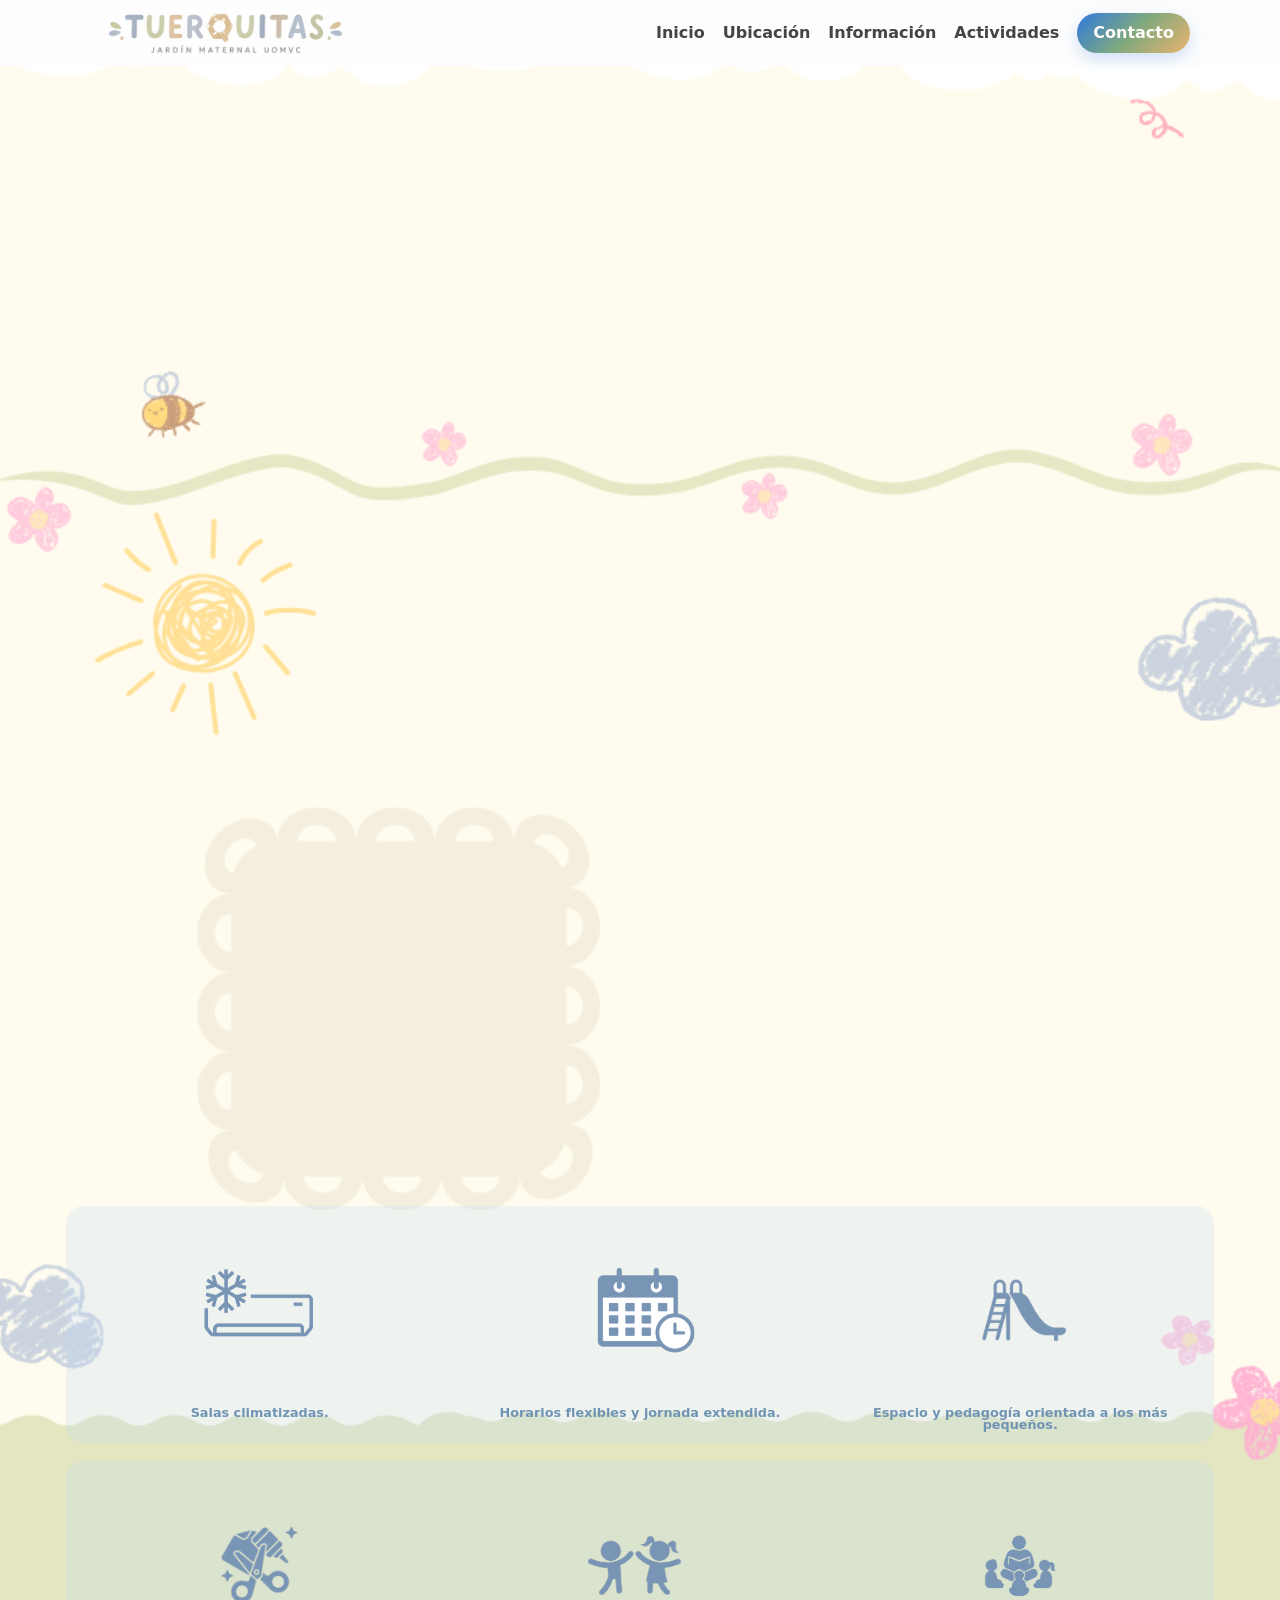
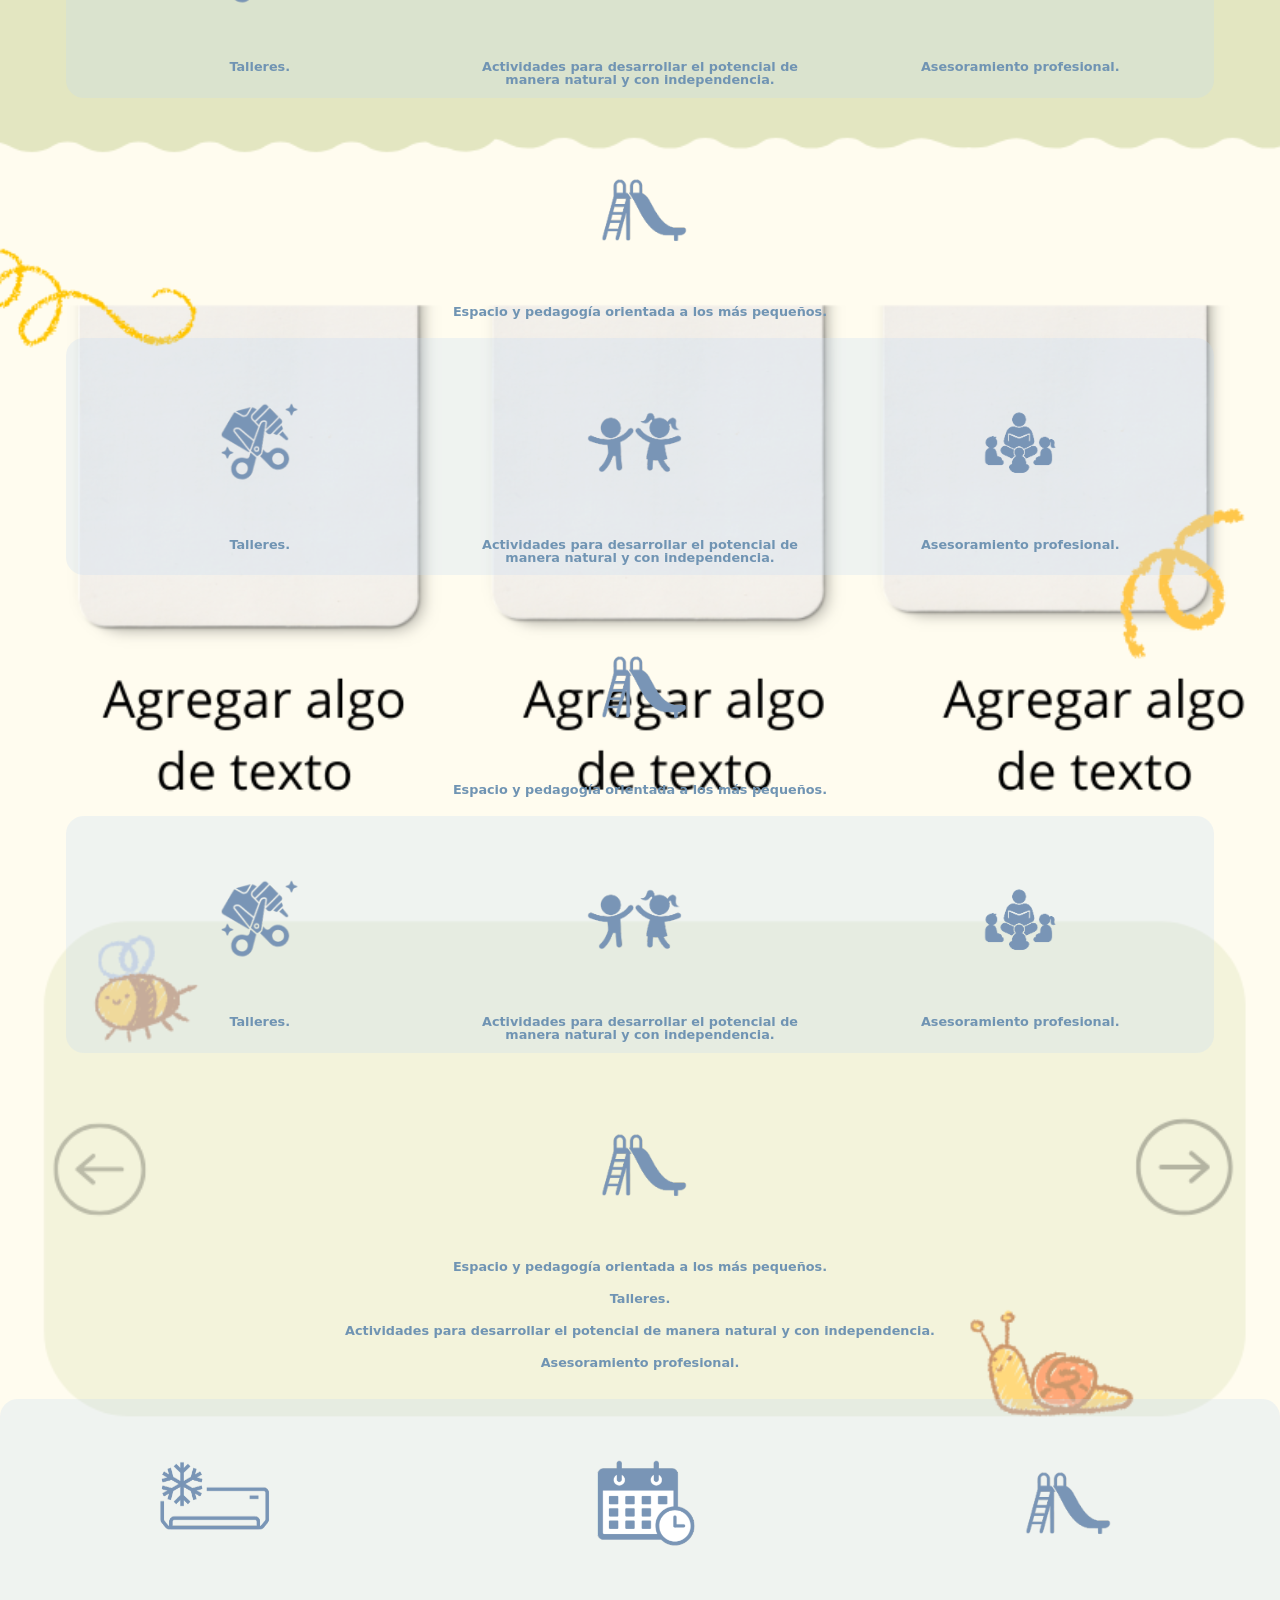
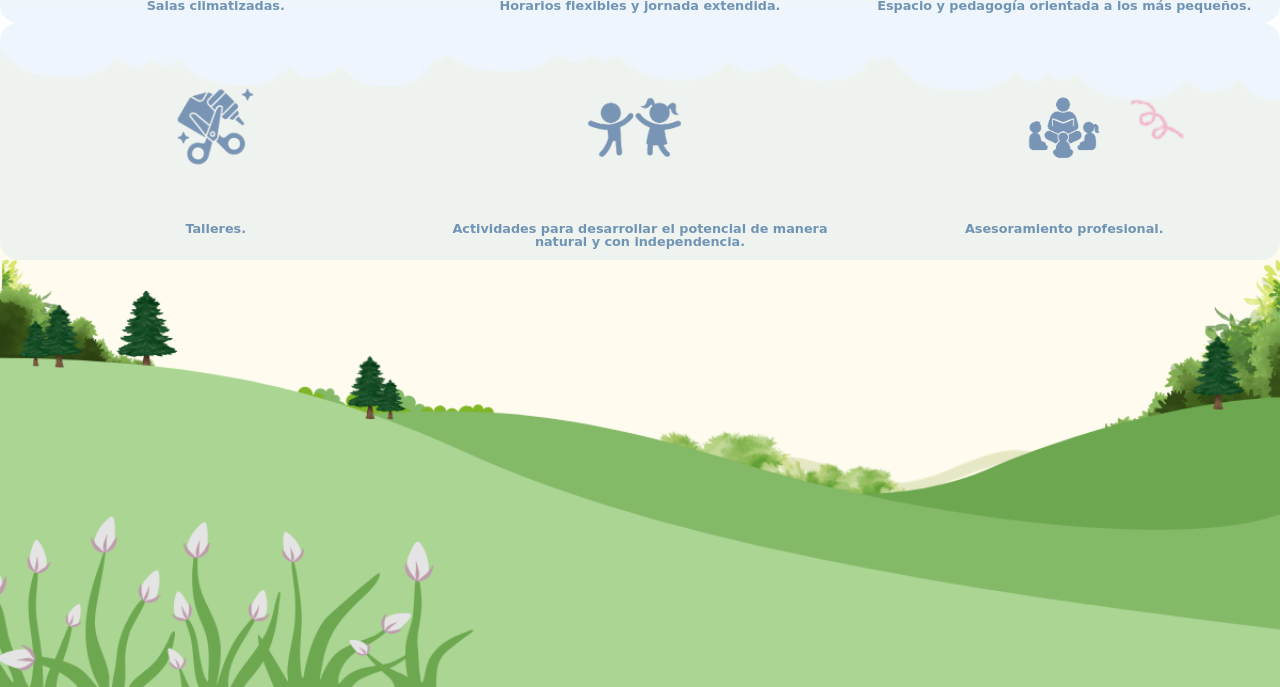
<file: actividades.html>
<html lang="es">
<head>
  <meta charset="UTF-8" />
  <meta name="viewport" content="width=device-width, initial-scale=1.0" />
  <title>Jardín Maternal Pequeños Jardineros</title>
  <link rel="stylesheet" href="estilo.css" />
</head>
<body class="actividadess"

  >








  <header class="site-header">
    <div class="container header-inner">
      <a href="index.html" class="logo">
        <img src="logo.jpeg" alt="logo" />
      </a>
      <div class="header-actions">
        <a class="mobile-contact-link" href="contacto.html">
          <span class="PASTILLA">Contacto</span>
        </a>
        <button class="menu-toggle" aria-label="Abrir menú" aria-expanded="false">
          <span></span>
          <span></span>
          <span></span>
        </button>
      </div>
      <nav class="main-nav">
        <a href="index.html">Inicio</a>
        <a href="ubicacion.html">Ubicación</a>
        <a href="informacion.html">Información</a>
        <a href="actividades.html">Actividades</a>
        <a class="contact-link" href="contacto.html"><span class="PASTILLA">Contacto</span></a>
      </nav>
    </div>


    
  </header>







  <section id="actividadess">
   
    




<section class="contenido-principal animar">
  <div class="contenido-grid">
    <div class="contenido-texto">
      <h2 class="sniglet-regular"><SPAN style="color: #A6B2C2;">¡Bienvenidos al</SPAN> <span style="color:#CDCEAC;">Jardin Maternal</span><span style="color:#DFC3A5;"> Tuerquitas!</span></h2>

      <h3 class="julius-sans-one-regular" style="color: #8d8c85"><strong>¿Quienes somos?</strong></h3>
      <p>
        Somos un Jardín Maternal con más de 7 años de trayectoria, perteneciente a la gestión de UOM Villa Constitución, dedicado al acompañamiento de la primera infancia desde una mirada amorosa, respetuosa y comprometida.
      </p>
      <p>
        Trabajamos cada día para brindar un entorno seguro y cuidado, donde los niños y las niñas puedan crecer, explorar y aprender a través del juego, acompañados por un equipo de trabajo conformado por docentes de Nivel Inicial y personal auxiliar, que prioriza el bienestar y el desarrollo integral de cada infancia.
      </p>
      <p>
        Nos dedicamos a la atención de niños y niñas desde los 45 días hasta los 4 años, promoviendo el juego como pilar fundamental del aprendizaje y acompañando cada etapa desde una mirada sensible y respetuosa de los tiempos, necesidades y emociones de cada infancia.
      </p>
    </div>

    <div class="contenido-imagen">
      <img class="imagen-bienvenida reveal-on-scroll" src="Diseño sin título (6).png" alt="Imagen del jardín maternal" />
    </div>

    <div class="contenido-bajo">
      <h3 class="julius-sans-one-regular" style="color: #8d8c85"><strong>Acompañamos cada comienzo</strong></h3>
      <p>
        Construimos vínculos de confianza con las familias, entendiendo que el trabajo en conjunto es fundamental para acompañar los primeros años de vida con cuidado, compromiso y dedicación.
      </p>

      <h3 class="julius-sans-one-regular" style="color: #8d8c85"><strong>Nuestra mirada</strong></h3>
      <p>
        Creemos en una infancia vivida con amor y ternura, donde cada niño y niña es respetado en sus tiempos, emociones y necesidades.
      </p>
      <p> 
        Entendemos el juego como la forma principal de expresión y aprendizaje, y acompañamos cada proceso desde una presencia cercana, atenta y sensible.
      </p>
    </div>
  </div>
</section>

<section class="tarjetas animar">










  <div class="bloque-tarjetas bloque-tarjetas-1">
    <div class="tarjeta reveal-on-scroll reveal-on-scroll-card">
      <img src="aireacond.png" alt="Tarjeta 1">
      <h4>Salas climatizadas.</h4>
    </div>

    <div class="tarjeta reveal-on-scroll reveal-on-scroll-card">
      <img src="calendario.png" alt="Tarjeta 2">
      <h4>Horarios flexibles y jornada extendida.</h4>
    </div>

    <div class="tarjeta reveal-on-scroll reveal-on-scroll-card">
      <img src="tobogan.png" alt="Tarjeta 3">
      <h4>Espacio y pedagogía orientada a los más pequeños.</h4>
    </div>
  </div>

  <div class="bloque-tarjetas bloque-tarjetas-2">
    <div class="tarjeta reveal-on-scroll reveal-on-scroll-card">
      <img src="talleres.png" alt="Tarjeta 4">
      <h4>Talleres.</h4>
    </div>

    <div class="tarjeta reveal-on-scroll reveal-on-scroll-card">
      <img src="nenes.png" alt="Tarjeta 5">
      <h4>Actividades para desarrollar el potencial de manera natural y con independencia.</h4>
    </div>

    <div class="tarjeta reveal-on-scroll reveal-on-scroll-card">
      <img src="profesional.png" alt="Tarjeta 6">
      <h4>Asesoramiento profesional.</h4>
    </div>
  </div>







    <div class="tarjeta reveal-on-scroll reveal-on-scroll-card">
      <img src="tobogan.png" alt="Tarjeta 3">
      <h4>Espacio y pedagogía orientada a los más pequeños.</h4>
    </div>
  </div>

  <div class="bloque-tarjetas bloque-tarjetas-2">
    <div class="tarjeta reveal-on-scroll reveal-on-scroll-card">
      <img src="talleres.png" alt="Tarjeta 4">
      <h4>Talleres.</h4>
    </div>

    <div class="tarjeta reveal-on-scroll reveal-on-scroll-card">
      <img src="nenes.png" alt="Tarjeta 5">
      <h4>Actividades para desarrollar el potencial de manera natural y con independencia.</h4>
    </div>

    <div class="tarjeta reveal-on-scroll reveal-on-scroll-card">
      <img src="profesional.png" alt="Tarjeta 6">
      <h4>Asesoramiento profesional.</h4>
    </div>
  </div>






    <div class="tarjeta reveal-on-scroll reveal-on-scroll-card">
      <img src="tobogan.png" alt="Tarjeta 3">
      <h4>Espacio y pedagogía orientada a los más pequeños.</h4>
    </div>
  </div>

  <div class="bloque-tarjetas bloque-tarjetas-2">
    <div class="tarjeta reveal-on-scroll reveal-on-scroll-card">
      <img src="talleres.png" alt="Tarjeta 4">
      <h4>Talleres.</h4>
    </div>

    <div class="tarjeta reveal-on-scroll reveal-on-scroll-card">
      <img src="nenes.png" alt="Tarjeta 5">
      <h4>Actividades para desarrollar el potencial de manera natural y con independencia.</h4>
    </div>

    <div class="tarjeta reveal-on-scroll reveal-on-scroll-card">
      <img src="profesional.png" alt="Tarjeta 6">
      <h4>Asesoramiento profesional.</h4>
    </div>
  </div>



    <div class="tarjeta reveal-on-scroll reveal-on-scroll-card">
      <img src="tobogan.png" alt="Tarjeta 3">
      <h4>Espacio y pedagogía orientada a los más pequeños.</h4>
    </div>
  </div>

 
    <div class="tarjeta reveal-on-scroll reveal-on-scroll-card">
  
      <h4>Talleres.</h4>
    </div>

    <div class="tarjeta reveal-on-scroll reveal-on-scroll-card">
   
      <h4>Actividades para desarrollar el potencial de manera natural y con independencia.</h4>
    </div>

    <div class="tarjeta reveal-on-scroll reveal-on-scroll-card">
      
      <h4>Asesoramiento profesional.</h4>
    </div>
  </div>

</section>



















  <div class="bloque-tarjetas bloque-tarjetas-1">
    <div class="tarjeta reveal-on-scroll reveal-on-scroll-card">
      <img src="aireacond.png" alt="Tarjeta 1">
      <h4>Salas climatizadas.</h4>
    </div>

    <div class="tarjeta reveal-on-scroll reveal-on-scroll-card">
      <img src="calendario.png" alt="Tarjeta 2">
      <h4>Horarios flexibles y jornada extendida.</h4>
    </div>

    <div class="tarjeta reveal-on-scroll reveal-on-scroll-card">
      <img src="tobogan.png" alt="Tarjeta 3">
      <h4>Espacio y pedagogía orientada a los más pequeños.</h4>
    </div>
  </div>

  <div class="bloque-tarjetas bloque-tarjetas-2">
    <div class="tarjeta reveal-on-scroll reveal-on-scroll-card">
      <img src="talleres.png" alt="Tarjeta 4">
      <h4>Talleres.</h4>
    </div>

    <div class="tarjeta reveal-on-scroll reveal-on-scroll-card">
      <img src="nenes.png" alt="Tarjeta 5">
      <h4>Actividades para desarrollar el potencial de manera natural y con independencia.</h4>
    </div>

    <div class="tarjeta reveal-on-scroll reveal-on-scroll-card">
      <img src="profesional.png" alt="Tarjeta 6">
      <h4>Asesoramiento profesional.</h4>
    </div>
  </div>
</section>








  </section>







  
  <footer class="site-footer">
    <div class="container footer-inner">
      <img class="footer-imagen" src="footer1.png" alt="Imagen decorativa del footer">
      <p>© 2026 Jardín Maternal Pequeños Jardineros</p>
      <p>Crece con nosotros en un espacio de juego, cariño y aprendizaje.</p>
    </div>
  </footer>

  <script src="script.js"></script>
</body>
</html>
</file>
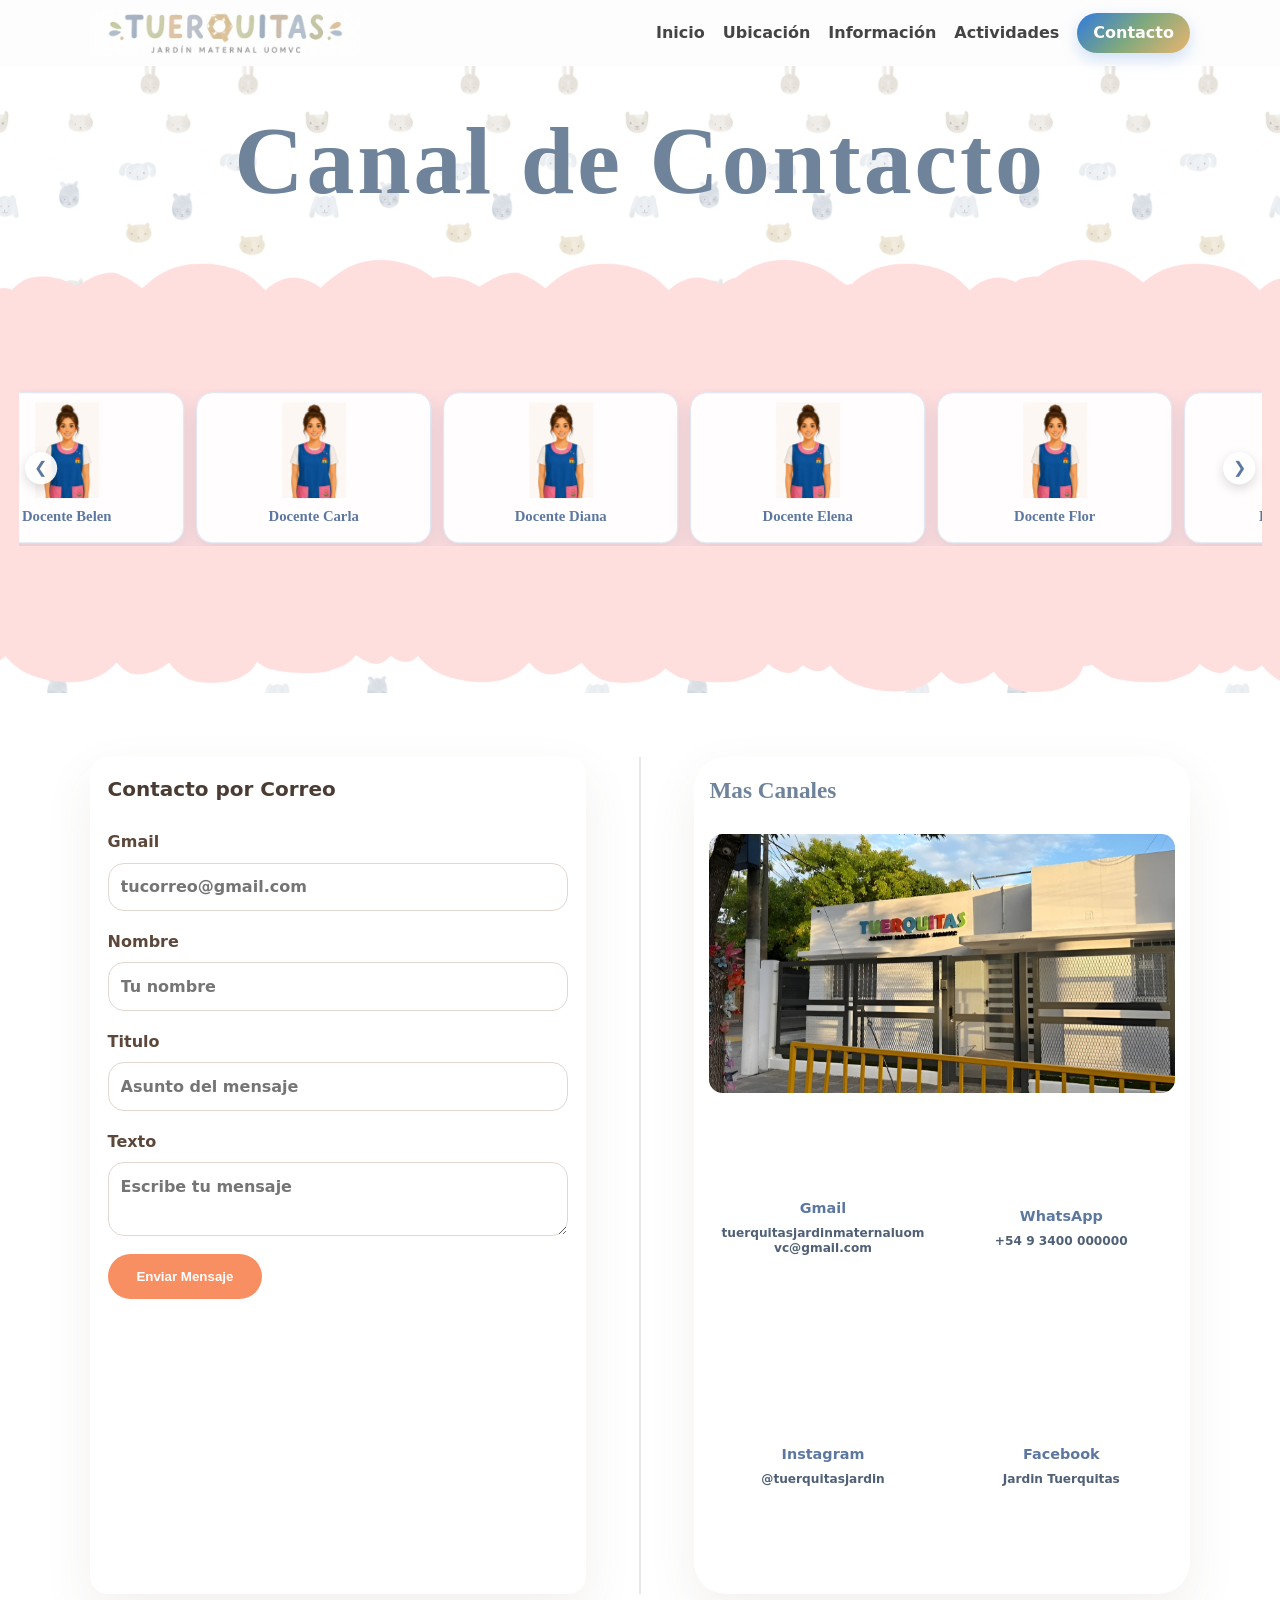
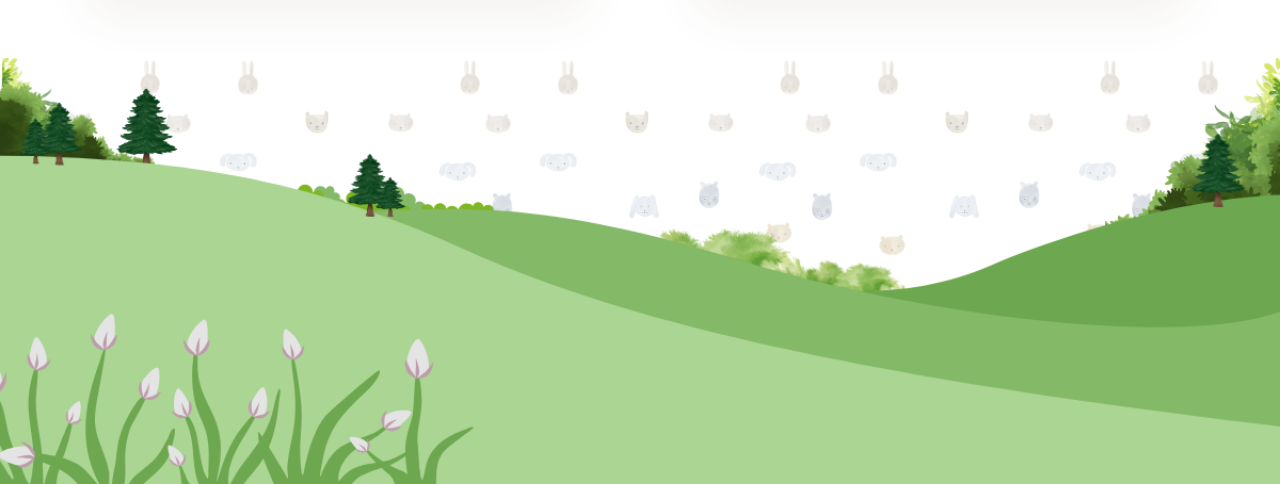
<file: contacto.html>
<html lang="es">
<head>
  <meta charset="UTF-8" />
  <meta name="viewport" content="width=device-width, initial-scale=1.0" />
  <title>Jardín Maternal Pequeños Jardineros</title>
  <link rel="stylesheet" href="estilo.css" />
</head>
<body>
  <header class="site-header">
    <div class="container header-inner">
      <a href="index.html" class="logo">
        <img src="logo.jpeg" alt="logo" />
      </a>
      <div class="header-actions">
        <a class="mobile-contact-link" href="contacto.html">
          <span class="PASTILLA">Contacto</span>
        </a>
        <button class="menu-toggle" aria-label="Abrir menú" aria-expanded="false">
          <span></span>
          <span></span>
          <span></span>
        </button>
      </div>
      <nav class="main-nav">
        <a href="index.html">Inicio</a>
        <a href="ubicacion.html">Ubicación</a>
        <a href="informacion.html">Información</a>
        <a href="actividades.html">Actividades</a>
        <a class="contact-link" href="contacto.html"><span class="PASTILLA">Contacto</span></a>
      </nav>
    </div>
  </header>

  <main>
    <section class="contacto-nubes-header">
      <div class="container">
        <h2>Canal de Contacto</h2>
      </div>
    </section>

    <section class="contacto-nubes-section">
      <div class="container contacto-nubes-wrap">
        <div class="contacto-carousel" aria-label="Actividades destacadas">
          <button class="contacto-carousel-btn contacto-carousel-btn-prev" type="button" aria-label="Anterior">&#10094;</button>
          <div class="contacto-carousel-viewport">
            <div class="contacto-carousel-track">
            <article class="contacto-carousel-card"><h4>Juegos</h4><p>Aprender jugando</p></article>
            <article class="contacto-carousel-card"><h4>Arte</h4><p>Pintura y colores</p></article>
            <article class="contacto-carousel-card"><h4>Musica</h4><p>Ritmo y canciones</p></article>
            <article class="contacto-carousel-card"><h4>Lectura</h4><p>Cuentos cortitos</p></article>
            <article class="contacto-carousel-card"><h4>Motricidad</h4><p>Movimiento guiado</p></article>
            <article class="contacto-carousel-card"><h4>Huerta</h4><p>Sembrar y cuidar</p></article>
            <article class="contacto-carousel-card"><h4>Cocina</h4><p>Sabores y texturas</p></article>
            <article class="contacto-carousel-card"><h4>Explorar</h4><p>Descubrir el mundo</p></article>
            <article class="contacto-carousel-card"><h4>Rondas</h4><p>Juego grupal</p></article>
            <article class="contacto-carousel-card"><h4>Descanso</h4><p>Tiempo tranquilo</p></article>

            <article class="contacto-carousel-card" aria-hidden="true"><h4>Juegos</h4><p>Aprender jugando</p></article>
            <article class="contacto-carousel-card" aria-hidden="true"><h4>Arte</h4><p>Pintura y colores</p></article>
            <article class="contacto-carousel-card" aria-hidden="true"><h4>Musica</h4><p>Ritmo y canciones</p></article>
            <article class="contacto-carousel-card" aria-hidden="true"><h4>Lectura</h4><p>Cuentos cortitos</p></article>
            <article class="contacto-carousel-card" aria-hidden="true"><h4>Motricidad</h4><p>Movimiento guiado</p></article>
            <article class="contacto-carousel-card" aria-hidden="true"><h4>Huerta</h4><p>Sembrar y cuidar</p></article>
            <article class="contacto-carousel-card" aria-hidden="true"><h4>Cocina</h4><p>Sabores y texturas</p></article>
            <article class="contacto-carousel-card" aria-hidden="true"><h4>Explorar</h4><p>Descubrir el mundo</p></article>
            <article class="contacto-carousel-card" aria-hidden="true"><h4>Rondas</h4><p>Juego grupal</p></article>
            <article class="contacto-carousel-card" aria-hidden="true"><h4>Descanso</h4><p>Tiempo tranquilo</p></article>
            </div>
          </div>
          <button class="contacto-carousel-btn contacto-carousel-btn-next" type="button" aria-label="Siguiente">&#10095;</button>
        </div>
        <img class="contacto-nubes-img" src="nubesx2.png" alt="Nubes decorativas">
      </div>
    </section>

    <section class="section contact-section">
      <div class="container">
        <div class="quote-card contact-info">
          <p>Contacto por Correo</p>
          <form class="contact-form" id="contact-mail-form">
            <label>
              Gmail
              <input type="email" name="gmail" placeholder="tucorreo@gmail.com" required>
            </label>

            <label>
              Nombre
              <input type="text" name="nombre" placeholder="Tu nombre" required>
            </label>

            <label>
              Titulo
              <input type="text" name="titulo" placeholder="Asunto del mensaje" required>
            </label>

            <label>
              Texto
              <textarea name="texto" placeholder="Escribe tu mensaje" required></textarea>
            </label>

            <button type="submit">Enviar Mensaje</button>
          </form>
        </div>

        <div class="quote-card contact-cards-panel">
          <h3>Mas Canales</h3>
          <img class="contacto-fondo-desktop" src="frentecontacto.png" alt="Decoracion de contacto">
          <div class="contact-cards-grid">
            <article class="contact-mini-card">
              <h4>Gmail</h4>
              <p>tuerquitasjardinmaternaluomvc@gmail.com</p>
            </article>
            <article class="contact-mini-card">
              <h4>WhatsApp</h4>
              <p>+54 9 3400 000000</p>
            </article>
            <article class="contact-mini-card">
              <h4>Instagram</h4>
              <p>@tuerquitasjardin</p>
            </article>
            <article class="contact-mini-card">
              <h4>Facebook</h4>
              <p>Jardin Tuerquitas</p>
            </article>
          </div>
        </div>
      </div>
    </section>
  </main>



  <footer class="site-footer">
    <div class="container footer-inner">
      <img class="footer-imagen" src="footer1.png" alt="Imagen decorativa del footer">
      <p>© 2026 Jardín Maternal Pequeños Jardineros</p>
      <p>Crece con nosotros en un espacio de juego, cariño y aprendizaje.</p>
    </div>
  </footer>

  <script src="script.js"></script>
</body>
</html>
</file>
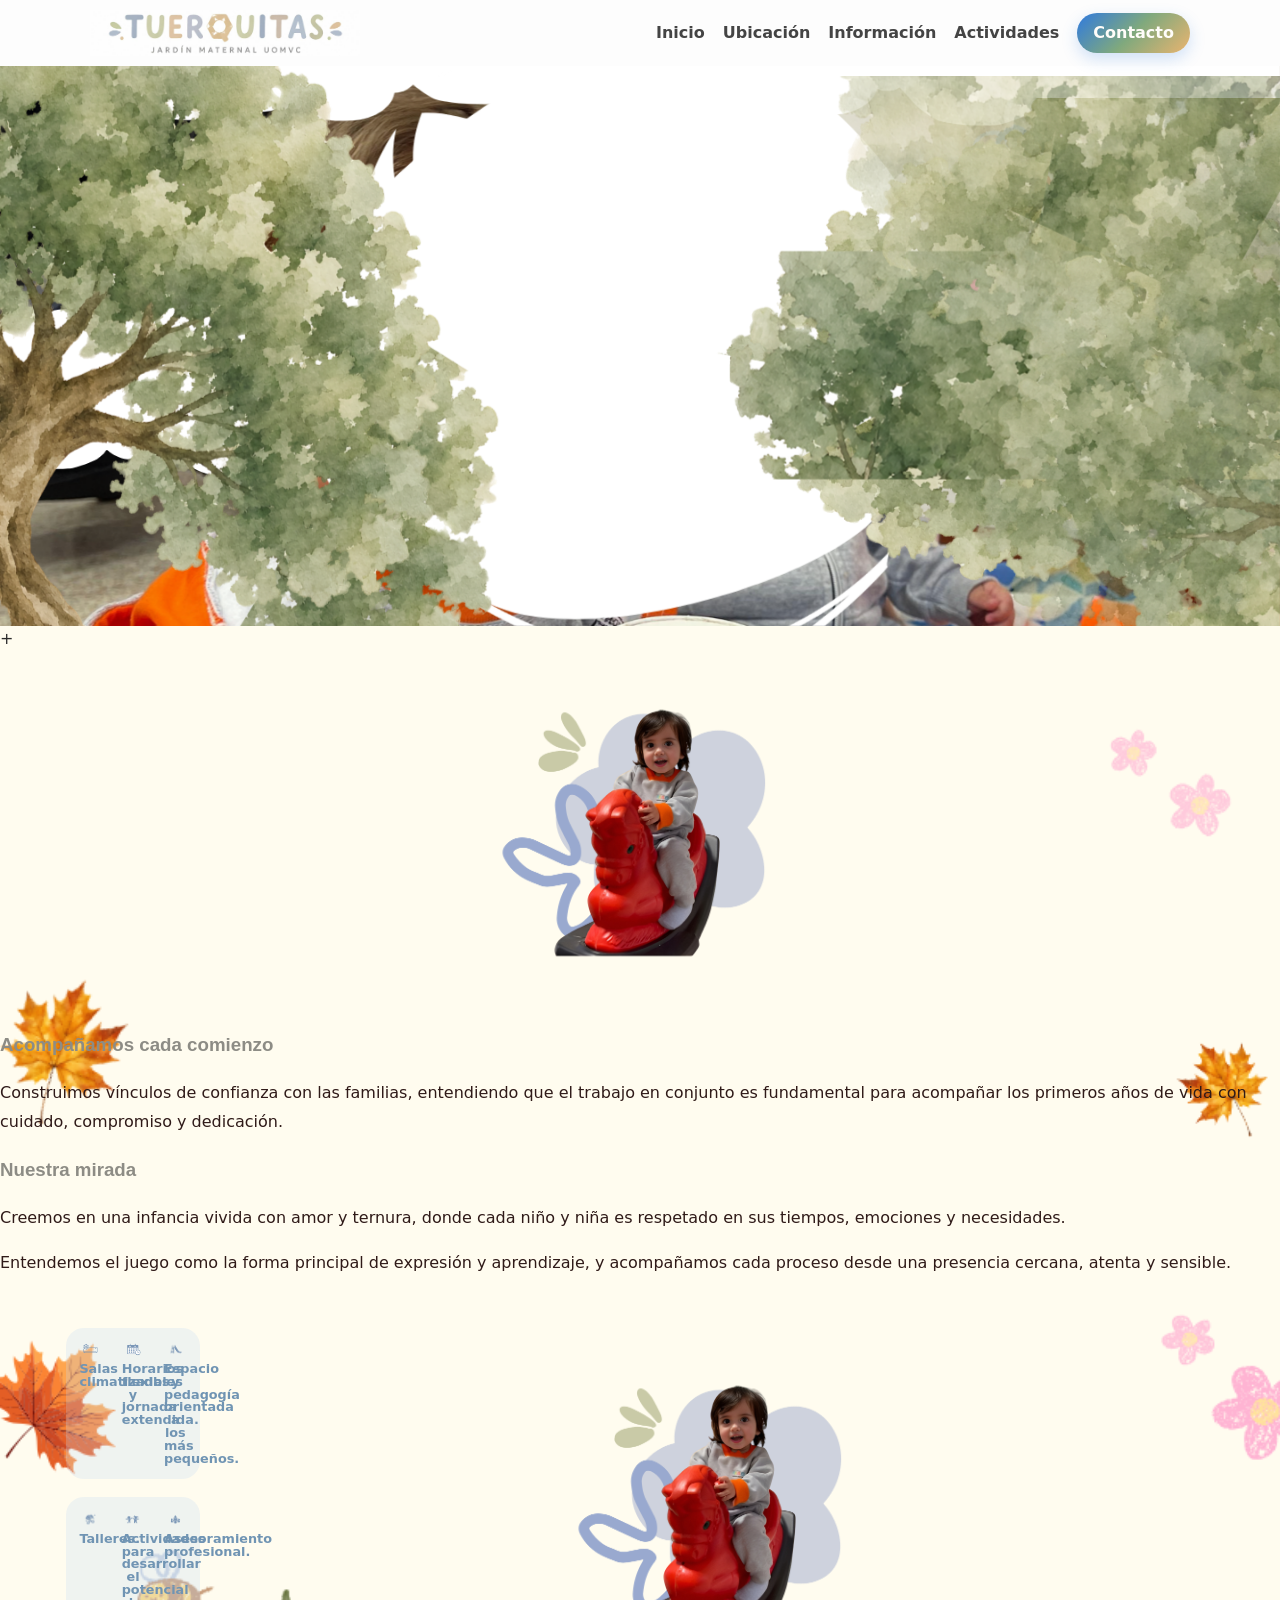
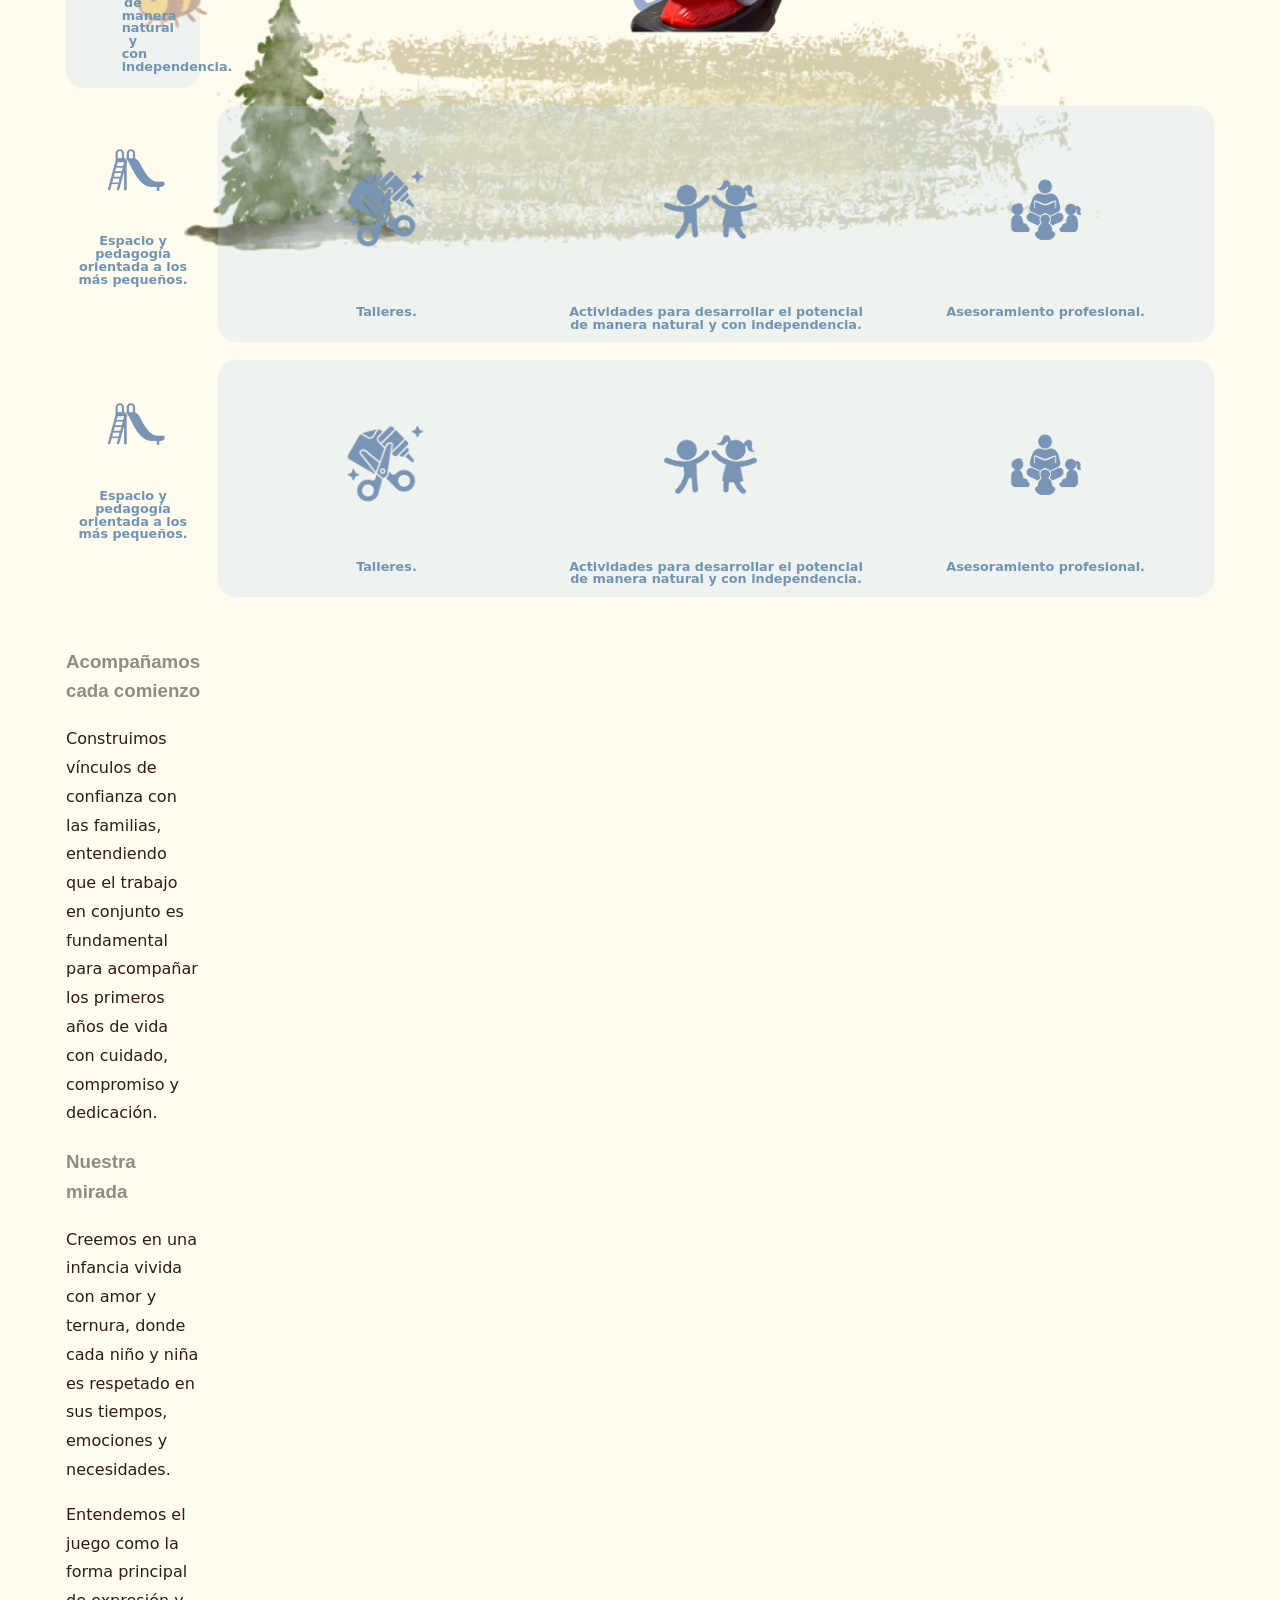
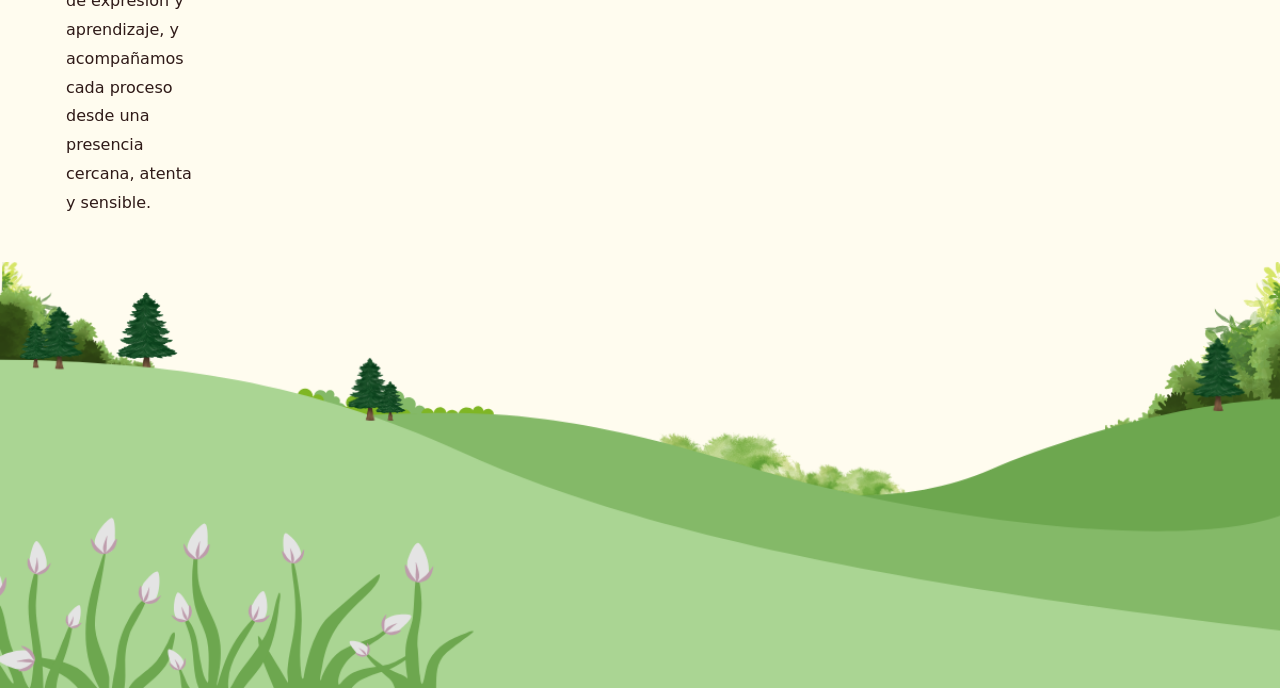
<file: informacion.html>
<html lang="es">
<head>
  <meta charset="UTF-8" />
  <meta name="viewport" content="width=device-width, initial-scale=1.0" />
  <title>Jardín Maternal Pequeños Jardineros</title>
  <link rel="stylesheet" href="estilo.css" />
   <link rel="stylesheet" href="estilo2.css" />
</head>
<body class="informacionn">


  



  <header class="site-header">
    <div class="container header-inner">
      <a href="index.html" class="logo">
         <img src="logo.jpeg" alt="logo" />
      </a>
      <div class="header-actions">
        <a class="mobile-contact-link" href="contacto.html">
          <span class="PASTILLA">Contacto</span>
        </a>
        <button class="menu-toggle" aria-label="Abrir menú" aria-expanded="false">
          <span></span>
          <span></span>
          <span></span>
        </button>
      </div>
      <nav class="main-nav">
        <a href="index.html">Inicio</a>
        <a href="ubicacion.html">Ubicación</a>
        <a href="informacion.html">Información</a>
        <a href="actividades.html">Actividades</a>
        <a class="contact-link" href="contacto.html"><span class="PASTILLA">Contacto</span></a>
      </nav>
    </div>
  </header>

<section id="inicio" class="hero-section animar">

  <img class="hero-frente" src="bannerinfor.png" alt="Banner">

  <img class="hero-capa hero-capa-1" src="capa1info.png" alt="">
  <img class="hero-capa hero-capa-1-1" src="capa2info.png" alt="">
  <img class="hero-capa hero-capa-2" src="capa3info.png" alt="">
  <img class="hero-capa hero-capa-3" src="capa4info.png" alt="">
  <img class="hero-capa hero-capa-4" src="capa5info.png" alt="">
  <img class="hero-capa hero-capa-5" src="capa6info.png" alt="">
  <img class="hero-capa hero-capa-6" src="capa7info.png" alt="">
  <img class="hero-capa hero-capa-7" src="capa8info.png" alt="">

</section>


  


   +



    <div class="contenido-imagen">
      <img class="imagen-bienvenida reveal-on-scroll" src="Diseño sin título (6).png" alt="Imagen del jardín maternal" />
    </div>

    <div class="contenido-bajo">
      <h3 class="julius-sans-one-regular" style="color: #8d8c85"><strong>Acompañamos cada comienzo</strong></h3>
      <p>
        Construimos vínculos de confianza con las familias, entendiendo que el trabajo en conjunto es fundamental para acompañar los primeros años de vida con cuidado, compromiso y dedicación.
      </p>

      <h3 class="julius-sans-one-regular" style="color: #8d8c85"><strong>Nuestra mirada</strong></h3>
      <p>
        Creemos en una infancia vivida con amor y ternura, donde cada niño y niña es respetado en sus tiempos, emociones y necesidades.
      </p>
      <p> 
        Entendemos el juego como la forma principal de expresión y aprendizaje, y acompañamos cada proceso desde una presencia cercana, atenta y sensible.
      </p>
    </div>
  </div>
</section>

<section class="tarjetas animar">










  <div class="bloque-tarjetas bloque-tarjetas-1">
    <div class="tarjeta reveal-on-scroll reveal-on-scroll-card">
      <img src="aireacond.png" alt="Tarjeta 1">
      <h4>Salas climatizadas.</h4>
    </div>

    <div class="tarjeta reveal-on-scroll reveal-on-scroll-card">
      <img src="calendario.png" alt="Tarjeta 2">
      <h4>Horarios flexibles y jornada extendida.</h4>
    </div>

    <div class="tarjeta reveal-on-scroll reveal-on-scroll-card">
      <img src="tobogan.png" alt="Tarjeta 3">
      <h4>Espacio y pedagogía orientada a los más pequeños.</h4>
    </div>
  </div>

  <div class="bloque-tarjetas bloque-tarjetas-2">
    <div class="tarjeta reveal-on-scroll reveal-on-scroll-card">
      <img src="talleres.png" alt="Tarjeta 4">
      <h4>Talleres.</h4>
    </div>

    <div class="tarjeta reveal-on-scroll reveal-on-scroll-card">
      <img src="nenes.png" alt="Tarjeta 5">
      <h4>Actividades para desarrollar el potencial de manera natural y con independencia.</h4>
    </div>

    <div class="tarjeta reveal-on-scroll reveal-on-scroll-card">
      <img src="profesional.png" alt="Tarjeta 6">
      <h4>Asesoramiento profesional.</h4>
    </div>
  </div>







    <div class="tarjeta reveal-on-scroll reveal-on-scroll-card">
      <img src="tobogan.png" alt="Tarjeta 3">
      <h4>Espacio y pedagogía orientada a los más pequeños.</h4>
    </div>
  </div>

  <div class="bloque-tarjetas bloque-tarjetas-2">
    <div class="tarjeta reveal-on-scroll reveal-on-scroll-card">
      <img src="talleres.png" alt="Tarjeta 4">
      <h4>Talleres.</h4>
    </div>

    <div class="tarjeta reveal-on-scroll reveal-on-scroll-card">
      <img src="nenes.png" alt="Tarjeta 5">
      <h4>Actividades para desarrollar el potencial de manera natural y con independencia.</h4>
    </div>

    <div class="tarjeta reveal-on-scroll reveal-on-scroll-card">
      <img src="profesional.png" alt="Tarjeta 6">
      <h4>Asesoramiento profesional.</h4>
    </div>
  </div>






    <div class="tarjeta reveal-on-scroll reveal-on-scroll-card">
      <img src="tobogan.png" alt="Tarjeta 3">
      <h4>Espacio y pedagogía orientada a los más pequeños.</h4>
    </div>
  </div>

  <div class="bloque-tarjetas bloque-tarjetas-2">
    <div class="tarjeta reveal-on-scroll reveal-on-scroll-card">
      <img src="talleres.png" alt="Tarjeta 4">
      <h4>Talleres.</h4>
    </div>

    <div class="tarjeta reveal-on-scroll reveal-on-scroll-card">
      <img src="nenes.png" alt="Tarjeta 5">
      <h4>Actividades para desarrollar el potencial de manera natural y con independencia.</h4>
    </div>

    <div class="tarjeta reveal-on-scroll reveal-on-scroll-card">
      <img src="profesional.png" alt="Tarjeta 6">
      <h4>Asesoramiento profesional.</h4>
    </div>
  </div>






    <div class="contenido-imagen">
      <img class="imagen-bienvenida reveal-on-scroll" src="Diseño sin título (6).png" alt="Imagen del jardín maternal" />
    </div>

    <div class="contenido-bajo">
      <h3 class="julius-sans-one-regular" style="color: #8d8c85"><strong>Acompañamos cada comienzo</strong></h3>
      <p>
        Construimos vínculos de confianza con las familias, entendiendo que el trabajo en conjunto es fundamental para acompañar los primeros años de vida con cuidado, compromiso y dedicación.
      </p>

      <h3 class="julius-sans-one-regular" style="color: #8d8c85"><strong>Nuestra mirada</strong></h3>
      <p>
        Creemos en una infancia vivida con amor y ternura, donde cada niño y niña es respetado en sus tiempos, emociones y necesidades.
      </p>
      <p> 
        Entendemos el juego como la forma principal de expresión y aprendizaje, y acompañamos cada proceso desde una presencia cercana, atenta y sensible.
      </p>
    </div>
  </div>
</section>















</section>



  <footer class="site-footer">
    <div class="container footer-inner">
      <img class="footer-imagen" src="footer1.png" alt="Imagen decorativa del footer">
      <p>© 2026 Jardín Maternal Pequeños Jardineros</p>
      <p>Crece con nosotros en un espacio de juego, cariño y aprendizaje.</p>
    </div>
  </footer>

  <script src="script.js"></script>
</body>
</html>
</file>
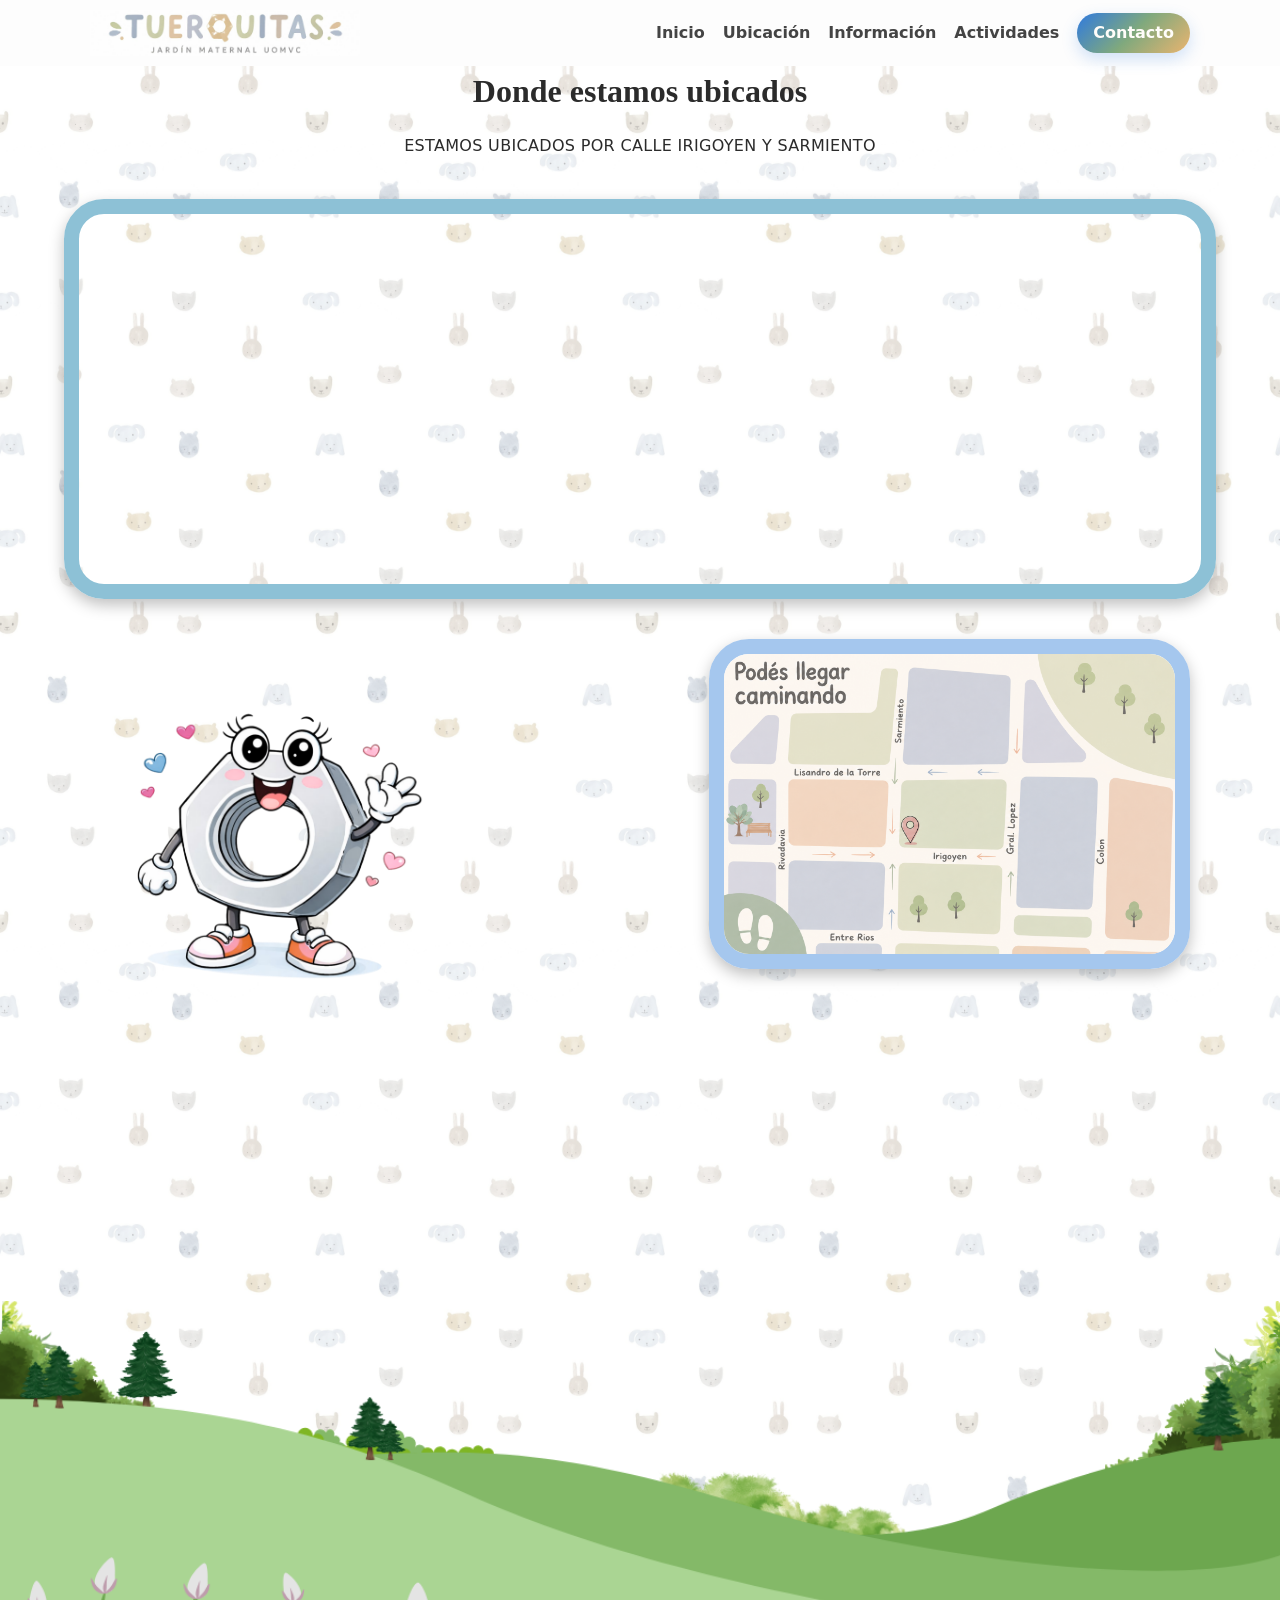
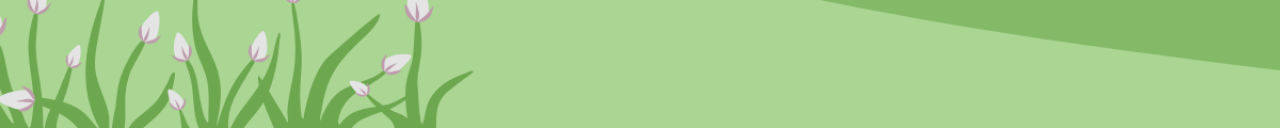
<file: ubicacion.html>
<!DOCTYPE html>
<html lang="es">
<head>
  <meta charset="UTF-8" />
  <meta name="viewport" content="width=device-width, initial-scale=1.0" />
  <title>Jardín Maternal Pequeños Jardineros</title>
  <link rel="stylesheet" href="estilo.css" />
</head>
<body>
  <header class="site-header">
    <div class="container header-inner">
      <a href="index.html" class="logo">
         <img src="logo.jpeg" alt="logo" />
      </a>
      <div class="header-actions">
        <a class="mobile-contact-link" href="contacto.html">
          <span class="PASTILLA">Contacto</span>
        </a>
        <button class="menu-toggle" aria-label="Abrir menú" aria-expanded="false">
          <span></span>
          <span></span>
          <span></span>
        </button>
      </div>
      <nav class="main-nav">
        <a href="index.html">Inicio</a>
        <a href="ubicacion.html">Ubicación</a>
        <a href="informacion.html">Información</a>
        <a href="actividades.html">Actividades</a>
        <a class="contact-link" href="contacto.html"><span class="PASTILLA">Contacto</span></a>
      </nav>
    </div>
  </header>

<div class="ubicacion-header">
  <h1 style="font-family: 'Chelsea Market', cursive;">Donde estamos ubicados</h1>
  <p>ESTAMOS UBICADOS POR CALLE IRIGOYEN Y SARMIENTO</p>
</div>

<div class="contenedor-mapa">
    <iframe
   
   src="https://www.google.com/maps/embed?pb=!1m18!1m12!1m3!1d3337.5272291610195!2d-60.328315399999994!3d-33.226488499999995!2m3!1f0!2f0!3f0!3m2!1i1024!2i768!4f13.1!3m3!1m2!1s0x95b76dc20ea893d7%3A0x34c330c40c4b2354!2sJard%C3%ADn%20Maternal%20Tuerquitas%20UOM!5e0!3m2!1ses!2sar!4v1785155236226!5m2!1ses!2sar"    loading="lazy"
        allowfullscreen>|


  
     
    </iframe>
</div>















<div class="ubicacion-grid">
  <div class="ubicacion-card">
    <img src="logoubi.png" style="width: 350px !important;" 
    height="auto;"/>
   
  </div>

  <div class="contenedorR">
    <img src="mapax2.png" alt="Ubicación exacta" />
  </div>
</div>







  <footer class="site-footer">
    <div class="container footer-inner">
      <img class="footer-imagen" src="footer1.png" alt="Imagen decorativa del footer">
      <p>© 2026 Jardín Maternal Pequeños Jardineros</p>
      <p>Crece con nosotros en un espacio de juego, cariño y aprendizaje.</p>
    </div>
  </footer>

  <script src="script.js"></script>
</body>
</html>
</file>
<file: estilo.css>
﻿
:root {
  color-scheme: light;
  font-family: "INTER", system-ui, sans-serif;
  font-size: 16px;
  line-height: 1.6;
  color: #2b2b2b;
  background: #f9f5ef;

}

.PASTILLA{
BACKGROUND: linear-gradient(135deg, #2f7adf, #80a97d, #eab46f);
padding: 6px 16px;
border-radius: 999px;
display: inline-block;
color:#fffdf9;
font-weight:700;
line-height:1;
box-shadow: 0 6px 16px rgba(47, 122, 223, 0.22);
text-decoration:none;
white-space:nowrap;
}
.logo img{
    width: 270px;   /* Ajustá el tamaño a gusto */
    height: auto;
    display: block;
}
nav a{
    text-decoration: none;
    color: #444;
    transition: color 0.3s ease, transform 0.3s ease;
    display: inline-block;
    font-weight: 600;
}

nav a:hover{
    color: #9bb7eb;
    transform: translateY(-2px) scale(1.08);
}
.contenedor-mapa{
    display: flex;
    justify-content: center;
    margin: 40px auto;
    opacity: 0;
    transform: translateX(50px);
    animation: ubicacion-entrance 2s ease-out forwards;
}

.contenedor-mapa iframe{
    width: 90%;
    max-width: 1200px;
    height: 400px;
    border: 15px solid #8dc1d6; /* borde verde */
    border-radius: 40px;        /* esquinas redondeadas */
    box-shadow: 0 6px 15px rgba(0,0,0,.25);
    transition: transform 0.3s ease, box-shadow 0.3s ease;
}

.contenedor-mapa iframe:hover {
    transform: translateY(-6px);
    box-shadow: 0 12px 25px rgba(0,0,0,.18);
}

.ubicacion-header {
  text-align: center;
  max-width: 860px;
  margin: 0 auto 2rem;
  padding: 0 1rem;
}

.ubicacion-header h1,
.ubicacion-header p {
  margin: 0;
}

.ubicacion-header h1 {
  font-size: clamp(2rem, 2.5vw, 3rem);
  margin-bottom: 1rem;
}

.ubicacion-header p {
  font-size: 1rem;
  letter-spacing: 0.02em;
}

.ubicacion-grid {
  display: grid;
  grid-template-columns: 1.1fr 0.9fr;
  gap: 2rem;
  width: min(1100px, 92%);
  margin: 40px auto;
  align-items: start;
  opacity: 0;
  transform: translateX(50px) scale(0.98);
  animation: ubicacion-entrance 2s ease-out forwards;
}

@keyframes ubicacion-entrance {
  from {
    opacity: 0;
    transform: translateX(50px) scale(0.98);
  }

  to {
    opacity: 1;
    transform: translateX(0) scale(1);
  }
}

.ubicacion-card {
  display: grid;
  gap: 1rem;
}


.ubicacion-card p {
  margin: 0;
  background: #fff;
  border-radius: 1.5rem;
  padding: 1.5rem;
  box-shadow: 0 16px 40px rgba(76, 58, 49, 0.08);
  color: #5e4b3c;
  line-height: 1.7;
}



.contenedorR {
  width: min(700px, 100%);
  height: auto;
  align-self: start;
  margin: 0 auto;
  border: 15px solid #a5c7ee;
  border-radius: 40px;
  box-shadow: 0 6px 15px rgba(0,0,0,.25);
  overflow: hidden;
  transition: transform 0.35s ease, box-shadow 0.35s ease;
}

.contenedorR:hover {
  transform: translateY(-6px);
  box-shadow: 0 12px 30px rgba(0,0,0,.18);
}

.contenedorR img {
  width: 100%;
  display: block;
  height: auto;
}

@media (max-width: 900px) {
  .ubicacion-grid {
    grid-template-columns: 1fr;
  }

  .contenedorR {
    width: min(100%, 92vw);
    border-width: 10px;
    border-radius: 26px;
  }
}







* {
  box-sizing: border-box;
}

html, body {
  margin: 0;
  padding: 0;
}

body {
  min-height: 100vh;
  background-image: url("fondobody.png");
  background-size: 320px auto;
  background-position: center top;
  background-repeat: repeat;
  background-attachment: scroll;
  background-color: #f9f5ef;
  overflow-x: hidden;
}

main {
  overflow-x: hidden;
}





.contenido-principal {
  width: min(1240px, 98%);
  margin: 1.5rem auto 0;
  padding: 45px;
}

.contenido-principal {
  background: #F7F1E5!important;
  padding: 100px!important;
  border-radius: 28px;
 
  box-shadow: 0 10px 30px rgba(96, 16, 16, 0.08);
}

.contenido-grid {
  display: grid;
  grid-template-columns: minmax(0, 1fr) minmax(260px, 360px);
  gap: 1.2rem 2rem;
  align-items: start;
}

.contenido-texto {
  grid-column: 1;
}

.contenido-imagen {
  grid-column: 2;
  grid-row: 1 / span 2;
  display: flex;
  align-items: stretch;
  justify-content: center;
}

.contenido-bajo {
  grid-column: 1 / -1;
  width: 100%;
  margin: 0.8rem 0 0;
  text-align: left;
  align-self: stretch;
}


.contenido-texto h3,
.contenido-bajo h3 {
  color: rgb(0, 0, 0);
  text-align: left;
}

.contenido-texto p,
.contenido-bajo p {
  font-size: 1rem;
  line-height: 1.8;
  color: #2f1a18;
  margin: 0 0 1rem;
}

.contenido-imagen img {
  width: 100%;
  max-width: 360px;
  aspect-ratio: 1 / 1;
  object-fit: cover;
  border-radius: 22px;

}

@media (max-width: 900px) {
  .contenido-principal {
    padding: 24px 18px;
  }

  .contenido-grid {
    grid-template-columns: minmax(0, 1fr) 110px;
    gap: 12px 14px;
    align-items: start;
  }

  .contenido-texto {
    grid-column: 1;
    grid-row: 1;
  }

  .contenido-imagen {
    grid-column: 2;
    grid-row: 1 / span 2;
    align-self: start;
  }

  .contenido-bajo {
    grid-column: 1 / -1;
    grid-row: 2;
    margin-top: 0.25rem;
  }

  .contenido-imagen img {
    max-width: 110px;
    border-radius: 16px;
  }
}

img {
  max-width: 100%;
  display: block;
} 

.container {
  width: min(1100px, 92%);
  margin: 0 auto;
}

.site-header {
  padding: 8px 14px;
  position: sticky;
  top: 0;
  z-index: 20;
  background: #fdfdfd;
  border-bottom: none;
  backdrop-filter: blur(6px);
  box-shadow: none;
}

.header-inner {
  display: flex;
  align-items: center;
  justify-content: space-between;
  gap: 0.6rem;
  padding: 0.15rem 0;
  position: relative;
}

.header-actions {
  display: flex;
  align-items: center;
  gap: 0.45rem;
  margin-left: auto;
  flex-shrink: 0;
  position: relative;
  z-index: 21;
}

.logo {
  font-size: 1.25rem;
  font-weight: 700;
  color: #2b2b2b;
  text-decoration: none;
  flex-shrink: 0;
}

.logo img {
  width: clamp(130px, 22vw, 270px);
}

.main-nav{
    display:flex;
    align-items:center;
    justify-content:flex-end;
  gap:18px;
  height:auto;
  flex-wrap:nowrap;
}

.main-nav a{
  display:inline-flex;
    align-items:center;
    justify-content:center;
  height:40px;
    line-height:1;
  margin:0;
}

.main-nav .contact-link {
  display: inline-flex;
  align-items: center;
}

.main-nav .contact-link .PASTILLA {
  display: inline-flex;
  align-items: center;
  min-height: 40px;
}

.mobile-contact-link {
  display: none;
  text-decoration: none;
}

.mobile-contact-link .PASTILLA {
  padding: 4px 10px;
  font-size: 0.8rem;
  box-shadow: 0 4px 10px rgba(29, 97, 199, 0.15);
}

.menu-toggle {
  display: none;
  flex-direction: column;
  gap: 0.25rem;
  border: 0;
  background: transparent;
  padding: 0.4rem;
  cursor: pointer;
  border-radius: 10px;
  transition: background 0.2s ease;
}

.menu-toggle:hover {
  background: rgba(155, 183, 235, 0.14);
}

.menu-toggle span {
  display: block;
  width: 22px;
  height: 2px;
  background: #5e4b3c;
  border-radius: 999px;
}

.menu-close {
  display: none;
  border: 0;
  background: #ffffff;
  color: #5e4b3c;
  font-size: 1.35rem;
  line-height: 1;
  width: 34px;
  height: 34px;
  border-radius: 999px;
  cursor: pointer;
  box-shadow: 0 4px 12px rgba(0, 0, 0, 0.14);
}





.hero-section {
    position: relative;
    width: 100%;
    height: auto;
 aspect-ratio: 16 / 7;
    overflow: hidden;
  padding: 0;
    box-sizing: border-box;
    background: #fff;
}


.hero-imagen {
    position: absolute;
    inset: 8px;
    width: calc(100% - 16px);
    height: calc(100% - 16px);
  object-fit: cover;
    object-position: center;
  z-index: 1;
    background: transparent;
    border-radius: 18px;
    pointer-events: none;
}

.hero-frente {
    position: absolute;
  inset: 0;
  width: 100%;
  height: 100%;
  object-fit: cover;
    object-position: center;
    z-index: 10;
    border-radius: 0;
    pointer-events: none;
}

  .hero-capa {
    position: absolute;
    inset: 0;
    width: 100%;
    height: 100%;
    object-fit: cover;
    object-position: center;
    border-radius: 0;
    pointer-events: none;
  }

  .hero-capa-1 { z-index: 3; }
  .hero-capa-1-1 { z-index: 4; }
  .hero-capa-2 { z-index: 4; }
  .hero-capa-3 { z-index: 5; }
  .hero-capa-4 { z-index: 6; }
  .hero-capa-5 { z-index: 7; }
  .hero-capa-6 { z-index: 8; }
  .hero-capa-7 { z-index: 9; }

  .hero-capa-5 {
    transform: translateY(clamp(32px, 2.3vw, 54px));
  }


  .hero-capa-7{
    inset:0;
    width:100%;
    height:100%;
    object-fit:cover;
    object-position:center;
}
  .hero-section .hero-content {
    position: absolute;
    inset: 0;
    z-index: 3;
    display: flex;
    align-items: center;
    justify-content: center;
    text-align: center;
    padding: 1rem;
    pointer-events: none;
  }

  .hero-section .hero-content h1 {
    margin: 0;
    padding: 0.4rem 0.9rem;
    border-radius: 999px;
    background: linear-gradient(135deg, rgba(255, 255, 255, 0.9), rgba(248, 239, 227, 0.9));
    border: 1px solid rgba(201, 167, 138, 0.55);
    color: #6d4d37;
    font-size: clamp(0.9rem, 1.6vw, 1.3rem);
    font-weight: 700;
    letter-spacing: 0.04em;
    text-transform: uppercase;
    box-shadow: 0 8px 18px rgba(0, 0, 0, 0.12);
    backdrop-filter: blur(5px);
  }

.hero-nene {
    position: absolute;
    inset: auto;
    top: 58%;
    left: 50%;
    transform: translate(-50%, -50%);
    width: min(86%, 660px);
    height: auto;
    object-fit: contain;
    z-index: 2;
    pointer-events: none;
    opacity: 0.95;
}

.hero-content {
    position: relative;
    z-index: 4;
    width: 100%;
    height: 100%;
    margin: 0 auto;
    padding: 20px;
    display: flex;
    align-items: center;
    justify-content: center;
    text-align: center;
}

.hero-content > div {
    width: min(100%, 620px);
    max-width: 620px;
    margin: 0 auto;
    text-align: center;
}







.eyebrow {
  display: inline-block;
  margin-bottom: 1rem;
  padding: 0.4rem 0.9rem;
  border-radius: 999px;
  background: #ffe5d0;
  color: #9b674f;
  font-size: 0.9rem;
  font-weight: 700;
}

.hero-section h1 {
  margin: 0 0 0.7rem;
  font-size: clamp(1.15rem, 2.4vw, 1.8rem);
  line-height: 1.1;
}

.hero-section p {
  max-width: 34rem;
  margin: 0 0 1rem;
  color: #53453c;
  font-size: clamp(0.8rem, 1.1vw, 0.95rem);
}

.button,
.inscripcion {
  display: inline-block;
  background: linear-gradient(to right, rgb(29, 97, 199), rgb(156, 177, 164), rgb(180, 167, 143));
  color: #f3f3f2;
  padding: 0.85rem 1.4rem;
  border-radius: 999px;
  text-decoration: none;
  font-weight: 700;
  font-size: 0.96rem;
  line-height: 1;
  white-space: nowrap;
  box-shadow: 0 8px 20px rgba(29, 97, 199, 0.18);
}

.button:hover,
.inscripcion:hover {
  transform: translateY(-1px);
  filter: brightness(1.05);
}

.hero-card {
  padding: 2rem;
  border-radius: 2rem;
  background: #fff;
  box-shadow: 0 24px 60px rgba(92, 75, 57, 0.08);
}

.section {
  padding: 4rem 0;
}

.intro-section {
  background: #fff;
}

.split-grid {
  display: grid;
  grid-template-columns: 1fr 1fr;
  gap: 2rem;
  align-items: center;
}

.location-grid {
  display: grid;
  grid-template-columns: 1.2fr 0.8fr;
  gap: 2rem;
  align-items: center;
}

.location-copy h2 {
  margin-top: 0;
}

.location-cards {
  display: grid;
  grid-template-columns: repeat(3, minmax(0, 1fr));
  gap: 1rem;
  margin-top: 1.5rem;
}

.location-card {
  background: #fff;
  border-radius: 1.5rem;
  padding: 1.8rem;
  box-shadow: 0 16px 40px rgba(76, 58, 49, 0.08);
}

.location-card h3 {
  margin-top: 0;
}

.location-image {
  min-height: 22rem;
  display: grid;
  place-items: center;
}

.image-box,
.location-image {
  min-height: 22rem;
  display: grid;
  place-items: center;
}

.location-box-wrapper {
  display: flex;
  justify-content: center;
  margin: 2rem 0 3rem;
}

.location-box {
  width: min(660px, 100%);
  padding: 1.6rem 1.8rem;
  border-radius: 1.5rem;
  background: #fff;
  border: 1px solid rgba(147, 120, 101, 0.18);
  box-shadow: 0 18px 50px rgba(111, 92, 78, 0.08);
  text-align: center;
  color: #5e4b3c;
}

.location-box p {
  margin: 0;
  font-size: 1rem;
  line-height: 1.8;
}

.image-placeholder {
  width: 100%;
  min-height: 22rem;
  border-radius: 1.5rem;
  background: linear-gradient(140deg, #f2e4d8 0%, #f9f5f0 100%);
  color: #8a6f5e;
  display: grid;
  place-items: center;
  text-align: center;
  padding: 2rem;
  font-size: 1.1rem;
}

.section-link-wrap {
  margin: 1rem 0 0;
}

.section-link {
  display: inline-block;
  color: #f78f63;
  text-decoration: none;
  font-weight: 700;
}

.cards-grid {
  display: grid;
  grid-template-columns: repeat(3, minmax(0, 1fr));
  gap: 1.5rem;
  margin-top: 2rem;
}

.card {
  background: #fff;
  border-radius: 1.5rem;
  padding: 2rem;
  box-shadow: 0 16px 40px rgba(76, 58, 49, 0.08);
}

.card h3 {
  margin-top: 0;
}

.activities-list {
  display: grid;
  grid-template-columns: repeat(3, minmax(0, 1fr));
  gap: 1.5rem;
  margin-top: 2rem;
}

.activity-item {
  background: #fff8f3;
  padding: 1.7rem;
  border-radius: 1.5rem;
  border: 1px solid #f1d6c7;
}

.activity-item h4 {
  margin-top: 0;
}

.quote-section {
  padding: 3rem 0;
  background: #f7ede4;
}

.quote-card {
  display: flex;
  flex-direction: column;
  gap: 0.5rem;
  padding: 2rem 2.5rem;
  border-radius: 2rem;
  background: #fff;
  box-shadow: 0 20px 50px rgba(98, 74, 57, 0.08);
  text-align: center;
}

.quote-card p {
  margin: 0;
  font-size: 1.25rem;
  font-weight: 600;
  color: #4a3b33;
}

.contact-section .contact-info p,
.contact-section label {
  margin: 0 0 1rem;
}

.contact-section {
  background: #fff;
}

.contacto-nubes-header {
  padding: 1.1rem 0 0.35rem;
}

.contacto-nubes-header h2 {
  margin: 0;
  text-align: center;
  color: #6f839b;
  font-family: 'Chelsea Market', cursive;
  font-size: clamp(4.35rem, 9vw, 6rem);
  letter-spacing: 0.03em;
}

.contacto-nubes-section {
  padding: 1rem 0 4.5rem;
  position: relative;
  z-index: 4;
}

.contacto-nubes-wrap {
  display: flex;
  justify-content: center;
  position: relative;
  overflow: visible;
}

.contacto-nubes-section .container {
  width: 100%;
  max-width: none;
  margin: 0;
  padding: 0;
}

.contacto-nubes-img {
  width: 100%;
  height: auto;
  display: block;
  object-fit: cover;
}

.contacto-nubes-wrap {
  display: flex;
  flex-direction: column;
  align-items: center;
  justify-content: center;
  position: relative;
}
/* =========================
   TARJETAS SOBRE NUBEX2
========================= */

.contacto-nubes-section {
  position: relative;
  width: 100%;
  padding: 0;
  overflow: hidden;
}

.contacto-nubes-wrap {
  position: relative;
  width: 100%;
  display: block;
}

.contacto-nubes-img {
  display: block;
  width: 100%;
  height: auto;
}

.contacto-carousel {
  position: absolute;

  top: 50%;
  left: 50%;

  width: min(1400px, 97%);

  transform: translate(-50%, -50%);

  z-index: 20;

  opacity: 1;

  pointer-events: auto;
}

.contacto-carousel-viewport {
  width: 100%;
  overflow: hidden;
}

.contacto-carousel-track {
  display: flex;
  gap: 14px;

  width: max-content;

  padding: 10px;

  will-change: transform;
}

.contacto-carousel-card {
  flex: 0 0 190px;

  min-height: 150px;

  background: rgba(255,255,255,0.95);

  border: 2px solid #dce8f6;

  border-radius: 18px;

  padding: 12px;

  display: flex;
  flex-direction: column;
  align-items: center;
  justify-content: flex-start;

  text-align: center;

  box-shadow: 0 8px 25px rgba(66,104,145,0.18);

  cursor: pointer;

  transition:
    transform .3s ease,
    box-shadow .3s ease;
}


/* TARJETAS CERRADAS */
.contacto-carousel-card .docente-info {
  display: block;
  max-height: 0;
  height: 0;
  opacity: 0;
  overflow: hidden;
  padding: 0;
  margin: 0;
  transform: translateY(-5px);

  transition:
    max-height .3s ease,
    height .3s ease,
    opacity .3s ease,
    padding .3s ease,
    margin .3s ease,
    transform .3s ease;
}

/* SOLO LA TARJETA CON EL MOUSE ENCIMA */
.contacto-carousel-card:hover .docente-info {
  max-height: 420px;
  height: auto;
  opacity: 1;
  padding: 12px;
  margin-top: 8px;
  transform: translateY(0);
}

/* EFECTO DE APERTURA */
.contacto-carousel-card:hover {
  transform: scale(1.03);
  box-shadow: 0 12px 24px rgba(66, 104, 145, 0.2);
  z-index: 5;
}



.contacto-carousel-card:hover {
  transform: translateY(-5px);
}

.contacto-carousel-card::before {
  content: "";

  width: 100%;
  height: 95px;

  margin-bottom: 8px;

  background-image: url("docente1.png");
  background-size: contain;
  background-position: center;
  background-repeat: no-repeat;
}

.contacto-carousel-card h4 {
  margin: 0;

  color: #5d78a0;

  font-size: .9rem;
}

.contacto-carousel-card .docente-info {
  max-height: 0;
  opacity: 0;
  overflow: hidden;
  padding: 0;
  transition:
    max-height .3s ease,
    opacity .3s ease,
    padding .3s ease;
}

.contacto-carousel-card:hover .docente-info,
.contacto-carousel-card.is-open .docente-info {
  max-height: 180px;
  opacity: 1;
  padding: 0.75rem;
}
.contacto-carousel-card:hover .docente-info {
  max-height: 200px;
  opacity: 1;
}

.contacto-carousel-btn {
  position: absolute;

  top: 50%;

  width: 38px;
  height: 38px;

  transform: translateY(-50%);

  border: none;
  border-radius: 50%;

  background: white;

  color: #5d78a0;

  font-size: 20px;

  cursor: pointer;

  z-index: 30;

  box-shadow: 0 4px 12px rgba(0,0,0,.15);
}

.contacto-carousel-btn-prev {
  left: -10px;
}

.contacto-carousel-btn-next {
  right: -10px;
}

@media (max-width: 768px) {

  .contacto-carousel {
    width: 94%;
    top: 55%;
  }

  .contacto-carousel-card {
    flex-basis: 150px;
    min-height: 125px;
    padding: 8px;
  }

  .contacto-carousel-card::before {
    height: 70px;
  }

  .contacto-carousel-track {
    gap: 8px;
  }

  .contacto-carousel-btn {
    width: 32px;
    height: 32px;
    font-size: 16px;
  }
}
.contacto-carousel-btn {
  position: absolute;
  top: 50%;
  transform: translateY(-50%);
  width: 2rem;
  height: 2rem;
  border: 0;
  border-radius: 999px;
  background: rgba(255, 255, 255, 0.92);
  color: #5d78a0;
  font-size: 1rem;
  line-height: 1;
  cursor: pointer;
  z-index: 3;
}

.contacto-carousel-btn-prev {
  left: 0.35rem;
}

.contacto-carousel-btn-next {
  right: 0.35rem;
}

.contacto-nubes-section.is-visible .contacto-carousel {
  transform: translateY(-50%,-50%);
  opacity: 1;
}
.contacto-carousel-viewport {
  width: 100%;
  overflow-y: hidden;
    position: relative;
}

.contacto-carousel-viewport::-webkit-scrollbar {
  display: none;
}

.contacto-carousel-viewport.is-dragging {
  cursor: grabbing;
}
.contacto-carousel-track {
  display: flex;
  gap: 0.75rem;
  width: max-content;
  padding: 0.2rem 0.25rem;
  will-change: transform;
}

.contacto-carousel-card {
  flex: 0 0 clamp(165px, 20vw, 235px);
  background: rgba(255, 255, 255, 0.94);
  border: 1px solid #dce8f6;
  border-radius: 1rem;
  padding: 0.55rem 0.75rem;
  display: flex;
  flex-direction: column;
  align-items: center;
  justify-content: flex-start;
  text-align: center;
  box-shadow: 0 8px 20px rgba(66, 104, 145, 0.15);
  cursor: pointer;
  position: relative;
  transition: transform 0.35s ease, box-shadow 0.35s ease;
}

.contacto-carousel-card::before {
  content: "";
  width: 108%;
  aspect-ratio: 16 / 10;
  min-height: 96px;
  border-radius: 0.75rem;
  margin-bottom: 0.45rem;
  background-image: url('docente1.png');
  background-size: contain;
  background-position: center top;
  background-repeat: no-repeat;
}

.contacto-carousel-card h4 {
  margin: 0;
  color: #5d78a0;
  font-size: 0.92rem;
  font-family: 'Chelsea Market', cursive;
}

.contacto-carousel-card .docente-nombre {
  margin: 0;
}

.contacto-carousel-card .docente-info {
  margin-top: 0.3rem;
  display: flex;
  flex-direction: column;
  align-items: center;
  gap: 0.35rem;
  max-height: 0;
  opacity: 0;
  overflow: hidden;
  transform: translateY(-8px);
  transition: max-height 0.35s ease, opacity 0.3s ease, transform 0.35s ease;
}

.contacto-carousel-card:hover {
  transform: translateY(0) scale(1.03);
  box-shadow: 0 12px 24px rgba(66, 104, 145, 0.2);
  z-index: 5;
}

.contacto-carousel-card:hover {
  transform: translateY(0) scale(1.03);
  box-shadow: 0 12px 24px rgba(66, 104, 145, 0.2);
  z-index: 5;
}

.contacto-carousel-card:hover .docente-info {
  max-height: 420px;
  opacity: 1;
  transform: translateY(0);
}

.contacto-carousel-card p {
  margin: 0;
  color: #4f6077;
  font-size: 0.76rem;
  line-height: 1.2;
}

.contacto-carousel-card .docente-btn {
  border: 0;
  border-radius: 999px;
  padding: 0.32rem 0.72rem;
  font-size: 0.68rem;
  font-weight: 700;
  color: #ffffff;
  background: #6f839b;
  cursor: pointer;
}

@media (max-width: 768px) {
  .contacto-carousel {
    top: 63%;
    padding: 0 0.35rem;
  }

  .contacto-nubes-section {
    padding-bottom: 3.25rem;
  }

  .contacto-carousel-btn {
    width: 1.75rem;
    height: 1.75rem;
    font-size: 0.9rem;
  }

  .contacto-carousel-track {
    gap: 0.55rem;
  }

  .contacto-carousel-card {
    flex-basis: 160px;
    padding: 0.48rem 0.6rem;
  }
}

.contact-cards-panel h3 {
  margin: 0 0 0.85rem;
  font-family: 'Chelsea Market', cursive;
  color: #6f839b;
  font-size: clamp(1.05rem, 2vw, 1.45rem);
  text-align: left;
}

.contact-cards-grid {
  display: grid;
  grid-template-columns: repeat(2, minmax(0, 1fr));
  gap: 0.7rem;
}

.contacto-fondo-desktop {
  display: none;
}

.contact-mini-card {
  background: transparent;
  border: 0;
  border-radius: 0.95rem;
  padding: 0.65rem;
  aspect-ratio: 1 / 1;
  display: flex;
  flex-direction: column;
  justify-content: center;
  align-items: center;
  text-align: center;
}

.contact-mini-card h4 {
  margin: 0 0 0.35rem;
  color: #5d78a0;
  font-size: 0.9rem;
}

.contact-mini-card p {
  margin: 0;
  color: #4f6077;
  font-size: 0.76rem;
  line-height: 1.25;
  word-break: break-word;
}

@media (min-width: 769px) {
  .contact-section .container {
    display: grid;
    grid-template-columns: 1fr 1fr;
    align-items: stretch;
    gap: 1.4rem;
    position: relative;
  }

  .contact-section .container::after {
    content: "";
    position: absolute;
    top: 0;
    bottom: 0;
    left: 50%;
    width: 1px;
    background: #cfcfcf;
    transform: translateX(-50%);
  }

  .contact-section .contact-info {
    grid-column: 1;
    width: 100%;
    max-width: 92%;
    padding: 1rem 1.1rem;
    border-radius: 1.1rem;
    justify-self: start;
    margin-right: 0;
    text-align: left;
  }

  .contact-section .contact-form {
    gap: 0.55rem;
  }

  .contact-section .contact-form label {
    margin: 0 0 0.55rem;
  }

  .contact-section .contact-form input,
  .contact-section .contact-form textarea {
    padding: 0.66rem 0.75rem;
  }

  .contact-section .contact-form textarea {
    min-height: 4.2rem;
  }

  .contact-cards-panel {
    grid-column: 2;
    width: 100%;
    max-width: 92%;
    justify-self: end;
    margin-left: 0;
    padding: 0.95rem;
  }

  .contacto-fondo-desktop {
    display: block;
    width: 100%;
    max-width: 100%;
    height: auto;
    margin: 0.2rem 0 0.75rem;
    border-radius: 0.85rem;
  }

  .contact-section .contact-info,
  .contact-section .contact-cards-panel {
    height: 100%;
  }
}

@media (max-width: 768px) {
  .contact-cards-panel {
    margin-top: 1rem;
  }
}

.contact-form {
  display: grid;
  gap: 1rem;
}

.contact-form label {
  display: grid;
  gap: 0.5rem;
  font-weight: 600;
  color: #5c473a;
}

.contact-form input,
.contact-form textarea {
  width: 100%;
  padding: 0.95rem 1rem;
  border: 1px solid #e3d8cf;
  border-radius: 1rem;
  font: inherit;
}

.contact-form textarea {
  min-height: 10rem;
  resize: vertical;
}

.contact-form button {
  width: fit-content;
  border: none;
  background: #f78f63;
  color: #fff;
  padding: 0.95rem 1.8rem;
  border-radius: 999px;
  cursor: pointer;
  font-weight: 700;
}

.site-footer {
  background: transparent;
  color: #1b1b1b;
  padding: 0;
  position: relative;
  overflow: hidden;
}

.site-footer .container {
  width: 100%;
  max-width: none;
  margin: 0;
  padding: 0;
}

.footer-inner {
  display: block;
  width: 100%;
  margin: 0;
  padding: 0;
  position: relative;
  z-index: 1;
}

.site-footer p {
  display: none;
}

.footer-imagen {
  width: 100%;
  max-width: none;
  flex: 0 0 100%;
  height: auto;
  display: block;
  position: relative;
  z-index: 1;
}

.checklist {
  list-style: none;
  padding: 0;
  margin: 1.5rem 0 0;
  display: grid;
  gap: 0.75rem;
}

.checklist li {
  position: relative;
  padding-left: 1.6rem;
  color: #5b473c;
}

.checklist li::before {
  content: "✔";
  position: absolute;
  left: 0;
  color: #f78f63;
}

@media (max-width: 900px) {
  .hero-content,
  .split-grid,
  .cards-grid,
  .activities-list,
  .footer-inner {
    grid-template-columns: 1fr;
  }

  .hero-content,
  .split-grid {
    gap: 1.5rem;
  }

  .site-header {
    padding: 14px 16px;
  }

  .hero-section {
    
    aspect-ratio:16/7;
  }

  .hero-content > div {
    max-width: 100%;
  }

  .hero-section h1 {
    font-size: clamp(1.45rem, 5.4vw, 2.1rem);
  }

  .hero-section p {
    font-size: 0.94rem;
  }

  .button {
    padding: 0.78rem 1.15rem;
    font-size: 0.92rem;
  }

  .herovideo {
    object-position: center center;
  }
}

@media (max-width: 768px) {
  .header-inner {
    flex-direction: row;
    align-items: center;
    justify-content: space-between;
  }

  .header-actions {
    display: flex;
    align-items: center;
    gap: 0.45rem;
    margin-left: auto;
  }

  .mobile-contact-link {
    display: inline-flex;
    align-items: center;
  }

  .menu-toggle {
    display: flex;
    align-self: center;
    position: relative;
    z-index: 30;
  }
/* =========================
   MENU HAMBURGUESA
========================= */

@media (max-width: 768px) {

  .header-inner {
    display: flex;
    align-items: center;
    justify-content: space-between;
  }

  .header-actions {
    display: flex;
    align-items: center;
    gap: 10px;
    margin-left: auto;
  }

  .menu-toggle {
    display: flex;
    flex-direction: column;
    justify-content: center;
    align-items: center;
    gap: 5px;
    width: 42px;
    height: 42px;
    padding: 8px;
    border: none;
    background: transparent;
    cursor: pointer;
    z-index: 1001;
  }

  .menu-toggle span {
    width: 24px;
    height: 3px;
    background: #5e4b3c;
    border-radius: 10px;
    display: block;
  }

  .main-nav {
    position: fixed;
    top: 0;
    right: 0;
    left: auto;

    width: min(82vw, 320px);
    height: 100dvh;

    display: flex;
    flex-direction: column;
    align-items: flex-start;
    justify-content: flex-start;

    gap: 12px;

    padding: 75px 25px 25px;

    background: rgba(255,255,255,0.98);
    backdrop-filter: blur(12px);

    box-shadow: -8px 0 30px rgba(0,0,0,0.15);

    transform: translateX(110%);
    transition: transform 0.35s ease;

    overflow-y: auto;
    z-index: 1000;

    pointer-events: none;
  }

  .main-nav.open {
    transform: translateX(0);
    pointer-events: auto;
  }

  .main-nav a {
    display: flex;
    width: 100%;
    min-height: 42px;

    align-items: center;
    justify-content: flex-start;

    padding: 8px 5px;

    font-size: 1.05rem;
    color: #5e4b3c;
  }

  .main-nav .contact-link {
    display: none;
  }

  .menu-close {
    display: flex !important;

    position: absolute;
    top: 18px;
    right: 18px;

    width: 36px;
    height: 36px;

    align-items: center;
    justify-content: center;

    border: none;
    border-radius: 50%;

    background: #ffffff;
    color: #5e4b3c;

    font-size: 22px;
    cursor: pointer;

    box-shadow: 0 3px 10px rgba(0,0,0,0.15);
  }

  body.menu-open {
    overflow: hidden;
  }

  body.menu-open::before {
    content: "";
    position: fixed;
    inset: 0;

    background: rgba(0,0,0,0.25);

    z-index: 999;
  }
}

@media (min-width: 769px) {

  .menu-toggle,
  .menu-close,
  .mobile-contact-link {
    display: none !important;
  }

  .main-nav {
    position: static;
    display: flex;
    transform: none;
    width: auto;
    height: auto;
    background: transparent;
    box-shadow: none;
    pointer-events: auto;
    padding: 0;
  }
}
.main-nav.open {
  transform: translateX(0);
  pointer-events: auto;
}

  .menu-close {
    display: inline-flex;
    align-items: center;
    justify-content: center;
    position: absolute;
    top: 0.9rem;
    left: 0.9rem;
  }

  .main-nav.open {
    transform: translateX(0);
  }

  body.menu-open {
    overflow: hidden;
  }

  .main-nav a {
  display: flex;
  width: 100%;
  justify-content: flex-start;
  align-items: center;

  padding: 0.55rem 0;

  font-size: 1.05rem;
  font-weight: 600;

  color: #5e4b3c;
  text-decoration: none;
}
  .main-nav .contact-link {
    display: none;
  }


  body.menu-open::before {
    content: "";
    position: fixed;
    inset: 0;
    background: rgba(0, 0, 0, 0.22);
    z-index: 20;
  }

  .hero-section {
   
    aspect-ratio:16/7;
  }

  .hero-section h1 {
    font-size: clamp(1.3rem, 6.3vw, 1.7rem);
  }

  .hero-section p {
    font-size: 0.9rem;
    line-height: 1.5;
  }

  

  

  .button {
    padding: 0.72rem 1rem;
    font-size: 0.88rem;
  }

  .herovideo {
    object-position: center center;
  }
}

@media (min-width: 769px) {
  .header-actions {
    display: none;
  }

  .main-nav {
    display: flex;
    align-items: center;
    justify-content: flex-end;
    gap: 18px;
    flex-wrap: nowrap;
  }

  .main-nav a {
    display: inline-flex;
    align-items: center;
    justify-content: center;
    height: 40px;
    margin: 0;
  }

  .mobile-contact-link {
    display: none;
  }

  .hero-section {
    min-height: 420px;
  }

  .hero-content {
    padding: 1rem 0;
  }

  .hero-section h1 {
    font-size: clamp(1.7rem, 7vw, 2.4rem);
  }

  .button {
    padding: 0.8rem 1.4rem;
  }

  .contenido-principal {
    padding: 2rem 0 2.5rem;
  }

  .tarjetas {
    grid-template-columns: 1fr;
    padding: 24px 0 32px;
    gap: 1rem;
  }

  .tarjeta img {
    max-width: 100%;
    border-radius: 20px;
  }
}

@media (max-width: 620px) {
  .logo img {
    width: clamp(160px, 48vw, 220px);
  }
}

.tarjetas {
  display: grid;
  gap: 18px;
  padding: 34px 16px 28px;
  width: min(1180px, 96%);
  margin: 0 auto;
}

.bloque-tarjetas {
  display: grid;
  grid-template-columns: repeat(3, minmax(0, 1fr));
  gap: 12px;
  padding: 0.6rem;
  border-radius: 18px;
  background: rgba(192, 215, 241, 0.253);

  opacity: 1;
  transform: none;
}

.bloque-tarjetas-1 {
  transition-delay: 0.08s;
}

.bloque-tarjetas-2 {
  transition-delay: 0.62s;
}

.tarjeta {
  display: flex;
  flex-direction: column;
  align-items: center;
  gap: 0.04rem;
  padding: 0 0.16rem 0.08rem;
  background: transparent;
}

.tarjeta img {
  width: 100%;
  max-width: 190px;
  height: auto;
  display: block;
  border-radius: 18px;
  margin: 0;
  box-shadow: none;
}

.tarjeta h4 {
  margin: 0;
  text-align: center;
  color: #7094b3;
  font-size: 0.8rem;
  line-height: 1;
  padding: 0 0.08rem;
  text-shadow: none;
  display: block;
  max-width: 100%;
  transform: none;
}

@keyframes tarjetasEntrada {
  from {
    opacity: 0;
    transform: translateY(20px);
  }
  to {
    opacity: 1;
    transform: translateY(0);
  }
}

.original-surfer-regular {
  font-family: "Original Surfer", sans-serif;
  font-weight: 300;
  font-style: normal;
}

/* ===== BANNER CELULAR ===== */


@media (max-width: 768px) {
    .bloque-tarjetas {
    grid-template-columns: 1fr;
    gap: 8px;
    padding: 0.45rem;
    }

    .tarjetas {
    width: min(100%, 92%);
    gap: 8px;
    padding: 12px 4px;
    }

    .tarjeta {
    gap: 0.03rem;
    padding: 0 0.08rem 0.05rem;
    }

    .tarjeta img {
    max-width: 76px;
    border-radius: 9px;
        margin: 0;
    }

    .tarjeta h4 {
    font-size: 0.62rem;
    line-height: 0.95;
    padding: 0 0.06rem;
        margin-top: 0;
    }
}

.sniglet-regular {
  font-family: "Sniglet", system-ui;
  font-weight: 400;
  font-style: normal;
}

.sniglet-extrabold {
  font-family: "Sniglet", system-ui;
  font-weight: 800;
  font-style: normal;
}



.julius-sans-one-regular {
  font-family: "Julius Sans One", sans-serif;
  font-weight: 400;
  font-style: normal;
}

/* =======================
   RESPONSIVE CELULAR
======================= */

@media (max-width:768px){

/* HEADER */
.logo img{
    width:170px;
}

/* BANNER */

.hero-section{
  aspect-ratio: 16 / 7;
  padding: 0;
}

.hero-frente{
  inset: 0;
  width: 100%;
  height: 100%;
  object-fit: cover;
  object-position: center;
  border-radius: 0;
}

.hero-capa{
  inset: 0;
  width: 100%;
  height: 100%;
  object-fit: cover;
  object-position: center;
  border-radius: 0;
}

.hero-capa-7{
  inset: 0;
  width: 100%;
  height: 100%;
  object-fit: cover;
  object-position: center;
}

.hero-capa-5{
  transform: translateY(14px);
}




.hero-section::before{
    display:none;
}

.hero-content{
    position:absolute;
    inset:0;
    display:flex;
    align-items:center;
    justify-content:center;
    padding:20px;
    text-align:center;
}

.hero-content>div{
  width:min(100%, 420px);
  max-width:420px;
    margin:0 auto;
    text-align:center;
}

.hero-section h1{
    max-width:100%;
    font-size:clamp(1.18rem, 5.5vw, 1.7rem);
    line-height:1.2;
}

.hero-section p{
    max-width:100%;
    font-size:clamp(0.82rem, 2.5vw, 0.94rem);
}

/* CONTENIDO */

.contenido-principal{
  padding:25px!important;
}

.contenido-grid{
  display:flex;
  flex-direction:column;
  gap:25px;
}

.contenido-imagen{
  width:100%;
  display:flex;
  justify-content:center;
}

.contenido-imagen img{
  width:100%;
  max-width:320px;
    height:auto;
    aspect-ratio:auto;
    object-fit:contain;
}

.contenido-texto h2{
  font-size:2rem;
}

.contenido-texto h3,
.contenido-bajo h3{
  font-size:1.25rem;
}

.contenido-texto p,
.contenido-bajo p{
  font-size:1rem;
}

/* TARJETAS */

.bloque-tarjetas{
  grid-template-columns:1fr;
}

.tarjeta img{
    width:100%;
  max-width:300px;
    object-fit:contain;
}

.footer-inner{
    text-align:center;
    justify-content:center;
}

}


/*==================================
APARICIÓN AL HACER SCROLL
==================================*/

.animar{

opacity:0;

transform:none;

transition:

opacity .12s linear;

}

.animar.visible{

opacity:1;

transform:none;

}

/* Entrada por scroll + leve movimiento para la imagen de bienvenida */
.contenido-principal.animar {
  opacity: 0;
  transform: translateY(110px) scale(0.94);
  filter: blur(3px);
  transition: opacity 2.1s ease, transform 2.1s ease, filter 2.1s ease;
}

.contenido-principal.animar.visible {
  opacity: 1;
  transform: translateY(0) scale(1);
  filter: blur(0);
}

.contenido-principal .imagen-bienvenida.reveal-on-scroll {
  opacity: 0;
  transform: translateX(90px) scale(0.82) rotate(-5deg);
  filter: blur(5px);
  transition: opacity 2.6s ease, transform 2.6s cubic-bezier(0.2, 0.7, 0.2, 1), filter 2.6s ease;
}

.contenido-principal .imagen-bienvenida.reveal-on-scroll.is-visible {
  opacity: 1;
  transform: translateX(0) scale(1) rotate(0deg);
  filter: blur(0);
  animation: imagen-bienvenida-entrada 2.4s ease-out 1 both, imagen-bienvenida-flotar-desktop 5.2s ease-in-out 2.45s infinite;
}

/* Tarjetas: aparición progresiva al entrar en pantalla */
.tarjetas.animar {
  opacity: 1;
  transform: none;
  transition: none;
}

.tarjetas .tarjeta.reveal-on-scroll {
  opacity: 0;
  transform: translateY(28px) scale(0.96);
  filter: blur(2px);
  transition: opacity 0.95s ease, transform 0.95s ease, filter 0.95s ease;
}

.tarjetas .tarjeta.reveal-on-scroll.is-visible {
  opacity: 1;
  transform: translateY(0) scale(1);
  filter: blur(0);
}

.tarjetas .bloque-tarjetas-1 .tarjeta.reveal-on-scroll:nth-child(1) { transition-delay: 0.04s; }
.tarjetas .bloque-tarjetas-1 .tarjeta.reveal-on-scroll:nth-child(2) { transition-delay: 0.14s; }
.tarjetas .bloque-tarjetas-1 .tarjeta.reveal-on-scroll:nth-child(3) { transition-delay: 0.24s; }
.tarjetas .bloque-tarjetas-2 .tarjeta.reveal-on-scroll:nth-child(1) { transition-delay: 0.08s; }
.tarjetas .bloque-tarjetas-2 .tarjeta.reveal-on-scroll:nth-child(2) { transition-delay: 0.18s; }
.tarjetas .bloque-tarjetas-2 .tarjeta.reveal-on-scroll:nth-child(3) { transition-delay: 0.28s; }

@keyframes imagen-bienvenida-entrada {
  0% {
    opacity: 0;
    transform: translateX(100px) scale(0.8) rotate(-6deg);
    filter: blur(6px);
  }
  60% {
    opacity: 1;
    transform: translateX(-14px) scale(1.05) rotate(1deg);
    filter: blur(0);
  }
  100% {
    opacity: 1;
    transform: translateX(0) scale(1) rotate(0deg);
    filter: blur(0);
  }
}

@keyframes imagen-bienvenida-flotar-desktop {
  0% {
    transform: translateX(0) translateY(0) scale(1) rotate(0deg);
  }
  50% {
    transform: translateX(6px) translateY(-8px) scale(1.015) rotate(0.5deg);
  }
  100% {
    transform: translateX(0) translateY(0) scale(1) rotate(0deg);
  }
}

@keyframes imagen-bienvenida-flotar-mobile {
  0% {
    transform: translateY(0) scale(1);
  }
  50% {
    transform: translateY(-4px) scale(1.01);
  }
  100% {
    transform: translateY(0) scale(1);
  }
}

@media (max-width: 768px) {
  .contenido-principal .imagen-bienvenida.reveal-on-scroll {
    transform: translateY(56px) scale(0.9);
    filter: blur(4px);
  }

  .contenido-principal .imagen-bienvenida.reveal-on-scroll.is-visible {
    animation: imagen-bienvenida-entrada 2.6s ease-out 1 both, imagen-bienvenida-flotar-mobile 4.8s ease-in-out 2.65s infinite;
  }
}

.tarjeta{
transition: transform .35s ease, filter .35s ease;
}

@media (hover: hover) and (pointer: fine) {
  .tarjeta:hover {
    transform: translateY(-6px);
    filter: drop-shadow(0 12px 20px rgba(46, 77, 112, 0.15));
  }
}

@media (hover: none) {
  .tarjeta:active {
    transform: translateY(-3px) scale(0.99);
  }
}


.hero-imagen{

transition:transform 12s linear;

}

.hero-section:hover .hero-imagen{

transform:scale(1.05);

}

.ubicacion-card{ transform: translateY(-100px)}


.actividadess{
  margin:0;
 min-height: 100vh;
  background-image: url("fondoactiv.png");
  background-size: 100% auto;
  background-position: top center;
  background-repeat: repeat-y;
  
}


.informacionn{
  margin:0;
 min-height: 100vh;
  background-image: url("bodyinfo.png");
  background-size: 100% auto;
  background-position: top center;
  background-repeat: repeat-y;
  
}












/* =========================================================
   BANNER INFORMACIÓN - CAPAS ANIMADAS
   ========================================================= */

body.informacionn .hero-section {
    position: relative;
    width: 100%;
    height: auto;
    aspect-ratio: 16 / 7;
    overflow: hidden;
    padding: 0;
    background: transparent;
    isolation: isolate;
}

/* Imagen principal */
body.informacionn .hero-frente {
    position: absolute;
    inset: 0;
    width: 100%;
    height: 100%;
    object-fit: cover;
    object-position: center;
    z-index: 10;
    pointer-events: none;
}

/* Todas las capas */
body.informacionn .hero-capa {
    position: absolute;
    inset: 0;
    width: 100%;
    height: 100%;
    object-fit: cover;
    object-position: center;
    pointer-events: none;
}

/* Orden de las capas */
body.informacionn .hero-capa-1 {
    z-index: 2;
}

body.informacionn .hero-capa-1-1 {
    z-index: 3;
}

body.informacionn .hero-capa-2 {
    z-index: 4;
}

body.informacionn .hero-capa-3 {
    z-index: 5;
}

body.informacionn .hero-capa-4 {
    z-index: 6;
}

body.informacionn .hero-capa-5 {
    z-index: 7;
}

body.informacionn .hero-capa-6 {
    z-index: 8;
}

body.informacionn .hero-capa-7 {
    z-index: 9;
}


/* =========================================================
   ANIMACIONES CONTINUAS
   ========================================================= */

/* Capa 1 */
body.informacionn .hero-capa-1 {
    animation: infoCapa1 7s ease-in-out infinite;
}

/* Capa 1.1 */
body.informacionn .hero-capa-1-1 {
    animation: infoCapa11 6s ease-in-out infinite;
}

/* Capa 2 */
body.informacionn .hero-capa-2 {
    animation: infoCapa2 8s ease-in-out infinite;
}

/* Capa 3 */
body.informacionn .hero-capa-3 {
    animation: infoCapa3 7s ease-in-out infinite;
}

/* Capa 4 */
body.informacionn .hero-capa-4 {
    animation: infoCapa4 9s ease-in-out infinite;
}

/* Capa 5 */
body.informacionn .hero-capa-5 {
    animation: infoCapa5 8s ease-in-out infinite;
}

/* Capa 6 */
body.informacionn .hero-capa-6 {
    animation: infoCapa6 7s ease-in-out infinite;
}

/* Capa 7 */
body.informacionn .hero-capa-7 {
    animation: infoCapa7 10s ease-in-out infinite;
}


/* =========================================================
   MOVIMIENTOS
   ========================================================= */

@keyframes infoCapa1 {
    0%, 100% {
        transform: translate3d(0, 0, 0);
    }

    50% {
        transform: translate3d(7px, -3px, 0);
    }
}

@keyframes infoCapa11 {
    0%, 100% {
        transform: translate3d(0, 0, 0);
    }

    50% {
        transform: translate3d(-8px, 4px, 0);
    }
}

@keyframes infoCapa2 {
    0%, 100% {
        transform: translate3d(0, 0, 0);
    }

    50% {
        transform: translate3d(9px, 0, 0);
    }
}

@keyframes infoCapa3 {
    0%, 100% {
        transform: translate3d(0, 0, 0);
    }

    50% {
        transform: translate3d(-7px, -4px, 0);
    }
}

@keyframes infoCapa4 {
    0%, 100% {
        transform: translate3d(0, 0, 0);
    }

    50% {
        transform: translate3d(6px, 5px, 0);
    }
}

@keyframes infoCapa5 {
    0%, 100% {
        transform: translate3d(0, 0, 0);
    }

    50% {
        transform: translate3d(0, -8px, 0);
    }
}

@keyframes infoCapa6 {
    0%, 100% {
        transform: translate3d(0, 0, 0);
    }

    50% {
        transform: translate3d(-6px, 3px, 0);
    }
}

@keyframes infoCapa7 {
    0%, 100% {
        transform: translate3d(0, 0, 0);
    }

    50% {
        transform: translate3d(5px, -5px, 0);
    }
}


/* =========================================================
   CELULAR
   ========================================================= */

@media (max-width: 768px) {

    body.informacionn .hero-section {
        aspect-ratio: 16 / 7;
        overflow: hidden;
    }

    body.informacionn .hero-frente,
    body.informacionn .hero-capa {
        inset: 0;
        width: 100%;
        height: 100%;
        object-fit: cover;
        object-position: center;
    }

    /* Movimientos más pequeños en celular */
    @keyframes infoCapa1 {
        0%, 100% {
            transform: translate3d(0, 0, 0);
        }

        50% {
            transform: translate3d(4px, -2px, 0);
        }
    }

    @keyframes infoCapa11 {
        0%, 100% {
            transform: translate3d(0, 0, 0);
        }

        50% {
            transform: translate3d(-4px, 3px, 0);
        }
    }

    @keyframes infoCapa2 {
        0%, 100% {
            transform: translate3d(0, 0, 0);
        }

        50% {
            transform: translate3d(5px, 0, 0);
        }
    }

    @keyframes infoCapa3 {
        0%, 100% {
            transform: translate3d(0, 0, 0);
        }

        50% {
            transform: translate3d(-4px, -2px, 0);
        }
    }

    @keyframes infoCapa4 {
        0%, 100% {
            transform: translate3d(0, 0, 0);
        }

        50% {
            transform: translate3d(4px, 3px, 0);
        }
    }

    @keyframes infoCapa5 {
        0%, 100% {
            transform: translate3d(0, 0, 0);
        }

        50% {
            transform: translate3d(0, -5px, 0);
        }
    }

    @keyframes infoCapa6 {
        0%, 100% {
            transform: translate3d(0, 0, 0);
        }

        50% {
            transform: translate3d(-4px, 2px, 0);
        }
    }

    @keyframes infoCapa7 {
        0%, 100% {
            transform: translate3d(0, 0, 0);
        }

        50% {
            transform: translate3d(3px, -3px, 0);
        }
    }
}
</file>
<file: estilo2.css>
/* =====================================================
   BANNER INFORMACION - CAPAS
   ===================================================== */

body.informacionn .hero-section {
  position: relative;
  width: 100%;
  height: auto;
  overflow: hidden;
  isolation: isolate;
}

body.informacionn .hero-section .hero-frente,
body.informacionn .hero-section .hero-capa {
  position: absolute;
  inset: 0;
  width: 100%;
  height: 100%;
  object-fit: cover;
  object-position: center;
  display: block;
  margin: 0;
  padding: 0;
  max-width: none;
  pointer-events: none;
}

body.informacionn .hero-section .hero-frente {
  position: relative;
  z-index: 1;
}

body.informacionn .hero-section .hero-capa {
  z-index: 2;
}

/* Orden de las capas */
body.informacionn .hero-section .hero-capa-1 {
  z-index: 2;
}

body.informacionn .hero-section .hero-capa-1-1 {
  z-index: 3;
}

body.informacionn .hero-section .hero-capa-2 {
  z-index: 4;
}

body.informacionn .hero-section .hero-capa-3 {
  z-index: 5;
}

body.informacionn .hero-section .hero-capa-4 {
  z-index: 6;
}

body.informacionn .hero-section .hero-capa-5 {
  z-index: 7;
}

body.informacionn .hero-section .hero-capa-6 {
  z-index: 8;
}

body.informacionn .hero-section .hero-capa-7 {
  z-index: 9;
}


/* =====================================================
   POSICIÓN Y TAMAÑO DE CADA CAPA - BANNER INFORMACIÓN
   ===================================================== */

/* CAPA 1 */
body.informacionn .hero-capa-1 {
  width: 100%;
  height: 100%;
  left: 0;
  top: 0;
  object-fit: contain;
}

/* CAPA 1.1 */
body.informacionn .hero-capa-1-1 {
  width: 100%;
  height: 100%;
  left: 0;
  top: 0;
  object-fit: contain;
}

/* CAPA 2 */
body.informacionn .hero-capa-2 {
  width: 100%;
  height: 100%;
  left: 0;
  top: 0;
  object-fit: contain;
}

/* CAPA 3 */
body.informacionn .hero-capa-3 {
  width: 10%;
  height: 10%;
  left: 0;
  top: 0;
  object-fit: contain;
}

/* CAPA 4 */
body.informacionn .hero-capa-4 {
  width: 10%;
  height: 10%;
  left: 0;
  top: 0;
  object-fit: contain;
}

/* CAPA 5 */
body.informacionn .hero-capa-5 {
  width: 100%;
  height: 100%;
  left: 0;
  top: 0;
  object-fit: contain;
}

/* CAPA 6 */
body.informacionn .hero-capa-6 {
  width: 100%;
  height: 100%;
  left: 0;
  top: 0;
  object-fit: contain;
}

/* CAPA 7 */
body.informacionn .hero-capa-7 {
  width: 100%;
  height: 100%;
  left: 0;
  top: 0;
  object-fit: contain;
}

@media (max-width: 768px) {

  body.informacionn .hero-capa-1 {
    width: 80%;
    left: 10%;
    top: 5%;
  }

  body.informacionn .hero-capa-2 {
    width: 50%;
    left: 45%;
    top: 5000px;
    
  }

}
</file>
